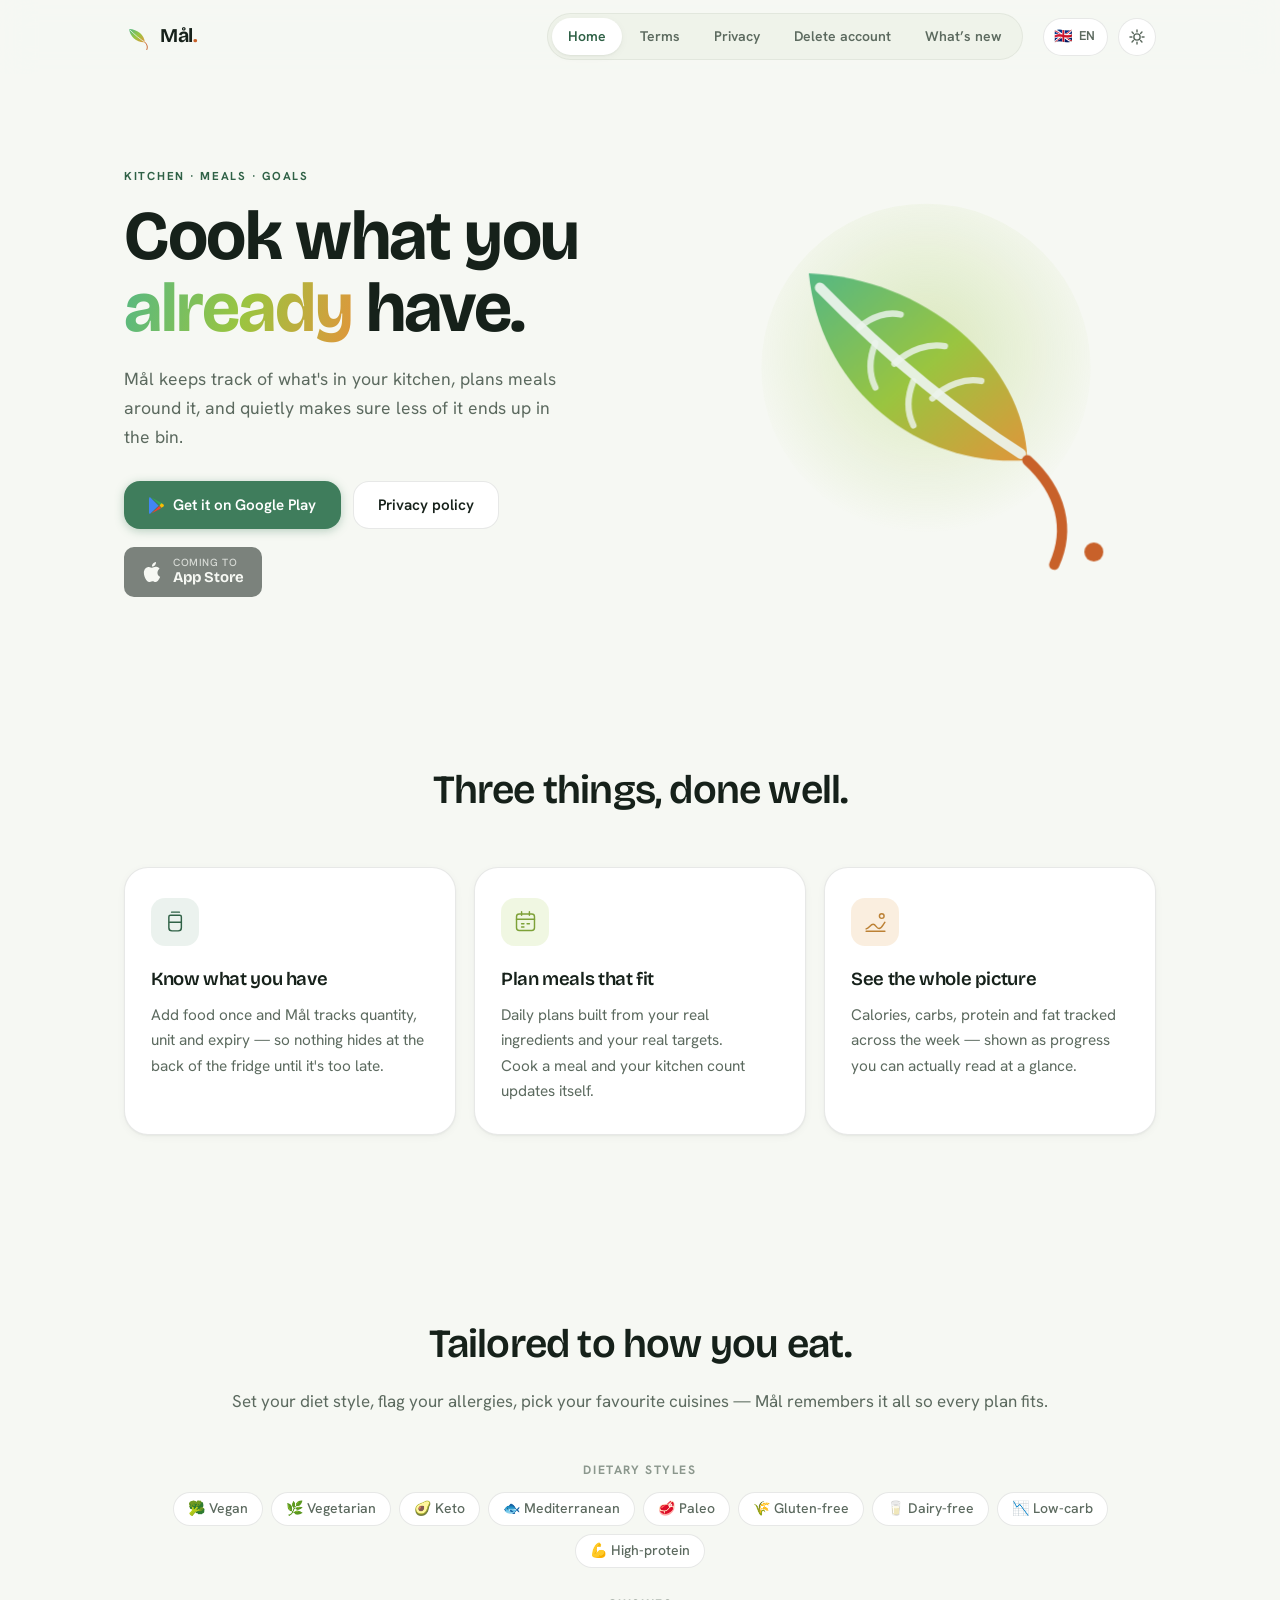
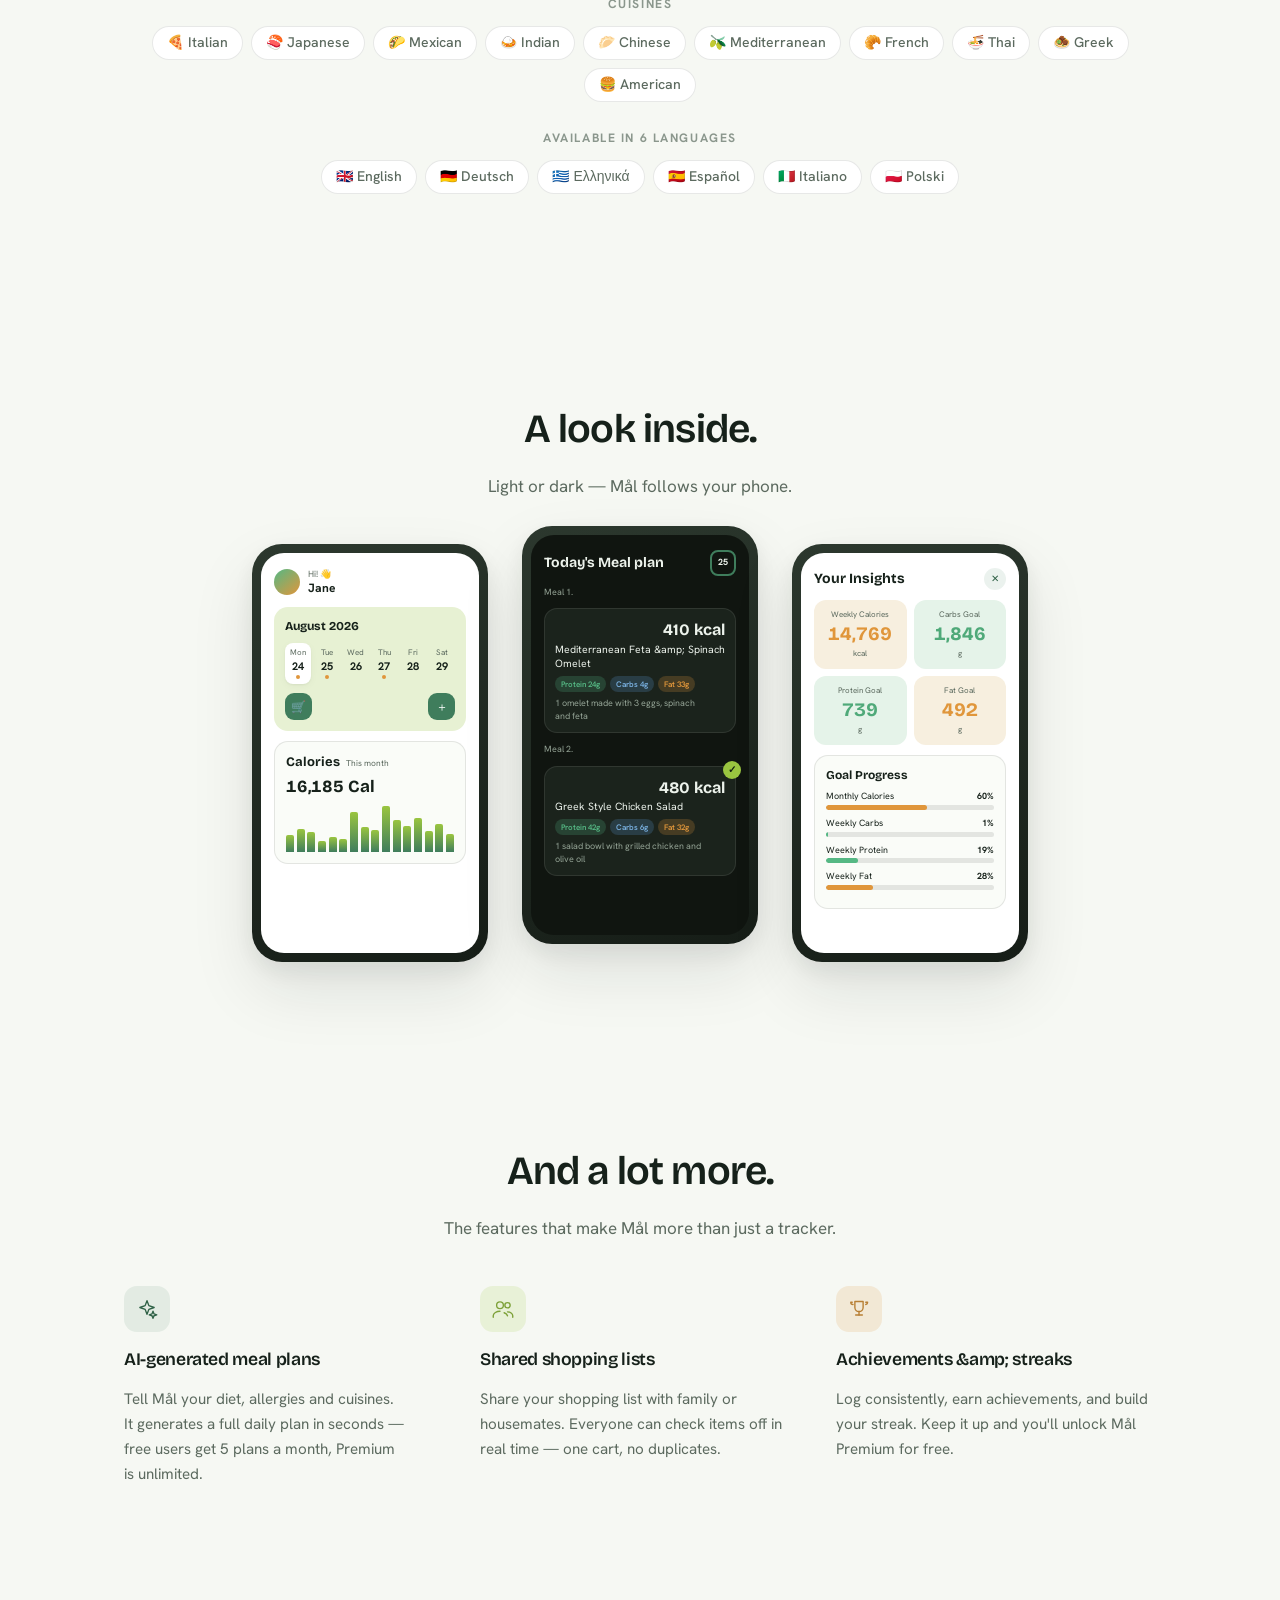
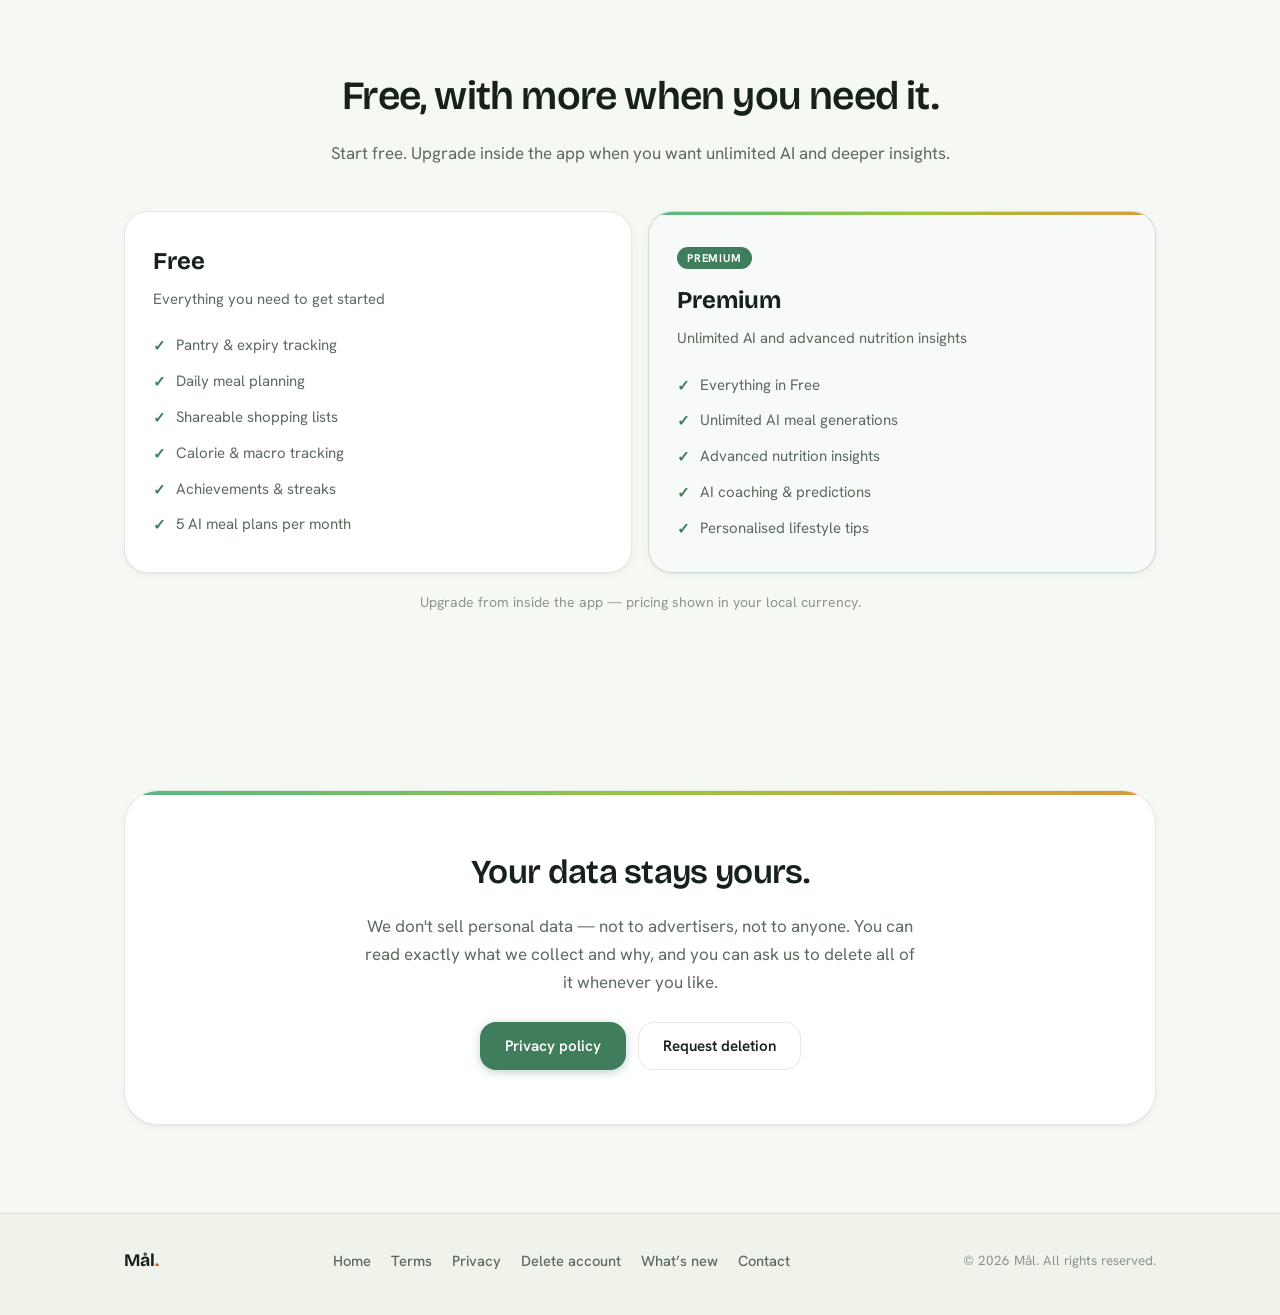
<file: index.html>
﻿<!DOCTYPE html>
<html lang="en">
<head>
<meta charset="UTF-8">
<meta name="viewport" content="width=device-width, initial-scale=1.0">
<title>Mål — Plan meals, waste less</title>
<meta name="description" content="Mål helps you plan meals around what you already have. Track your kitchen, hit your nutrition goals, and throw less away.">
<meta name="theme-color" content="#1F3D2B">

<meta property="og:title" content="Mål — Plan meals, waste less">
<meta property="og:description" content="Plan meals around what you already have. Track your kitchen, hit your goals, throw less away.">
<meta property="og:type" content="website">
<meta property="og:url" content="https://harryking87.github.io/pantree-policy/">

<link rel="icon" href="assets/img/favicon.svg" type="image/svg+xml">
<link rel="apple-touch-icon" sizes="180x180" href="assets/img/apple-touch-icon.png">

<link rel="preconnect" href="https://fonts.googleapis.com">
<link rel="preconnect" href="https://fonts.gstatic.com" crossorigin>
<link href="https://fonts.googleapis.com/css2?family=Bricolage+Grotesque:opsz,wght@12..96,500;12..96,600;12..96,700&family=Hanken+Grotesk:wght@400;500;600;700&display=swap" rel="stylesheet">

<link rel="stylesheet" href="assets/css/styles.css?v=1.1.0">

<!-- Apply the saved theme before first paint, otherwise anyone who has
     toggled to dark sees a flash of the light theme on every load.
     Must stay inline and blocking, and must stay above the stylesheet's
     first use. Colour transitions stay off until after load (see .theme-anim). -->
<script>
  (function () {
    try {
      var t = localStorage.getItem('mal-theme');
      if (t === 'dark' || t === 'light') {
        document.documentElement.setAttribute('data-theme', t);
      }
    } catch (e) { /* storage blocked — fall through to the OS preference */ }
  })();
</script>
</head>
<body>

<a class="skip-link" href="#view-root" data-i18n="nav.skip">Skip to content</a>

<!-- ══════════════════════ TOP BAR ══════════════════════ -->
<header class="topbar" id="topbar">
  <div class="topbar-inner">

    <a class="wordmark" href="#/" data-link="home" aria-label="Mål — home">
      <span class="wordmark-leaf" aria-hidden="true">
        <svg viewBox="0 0 200 200" role="presentation">
          <defs>
            <linearGradient id="wm-grad" x1="0" y1="0" x2="1" y2="1">
              <stop offset="0%"   stop-color="#55B884"/>
              <stop offset="52%"  stop-color="#9AC540"/>
              <stop offset="100%" stop-color="#E0963B"/>
            </linearGradient>
          </defs>
          <path d="M38,44 C100,46 152,90 154,142 C96,146 44,104 38,44 Z" fill="url(#wm-grad)"/>
          <path d="M44,52 C82,90 120,120 150,139" fill="none" stroke="#EAF3EC" stroke-width="7" stroke-linecap="round" opacity=".85"/>
          <path d="M154,142 C173,159 177,180 169,197" fill="none" stroke="#C8612A" stroke-width="7" stroke-linecap="round"/>
        </svg>
      </span>
      <span class="wordmark-text">Mål<span class="wordmark-dot">.</span></span>
    </a>

    <nav class="tabs" id="tabs" aria-label="Sections">
      <span class="tab-pill" id="tab-pill" aria-hidden="true"></span>
      <a class="tab" href="#/"        data-link="home"     role="tab" data-i18n="nav.home">Home</a>
      <a class="tab" href="#/terms"   data-link="terms"    role="tab" data-i18n="nav.terms">Terms</a>
      <a class="tab" href="#/privacy" data-link="privacy"  role="tab" data-i18n="nav.privacy">Privacy</a>
      <a class="tab" href="#/delete"  data-link="delete"   role="tab" data-i18n-html="nav.delete">Delete&nbsp;account</a>
      <a class="tab" href="#/releases" data-link="releases" role="tab" data-i18n-html="nav.releases">What&#8217;s&nbsp;new</a>
    </nav>

    <div class="topbar-controls">
      <div class="lang-switch" id="lang-switch">
        <button class="lang-toggle" id="lang-toggle" type="button" aria-haspopup="listbox" aria-expanded="false" aria-label="Change language" title="Change language" data-i18n-attr-aria-label="nav.langToggle" data-i18n-attr-title="nav.langToggle">
          <span class="lang-flag" id="lang-flag" aria-hidden="true">🇬🇧</span>
          <span class="lang-code" id="lang-code">EN</span>
        </button>
        <ul class="lang-menu" id="lang-menu" role="listbox" aria-label="Select language" hidden>
          <li role="option" data-lang="en"><span aria-hidden="true">🇬🇧</span> English</li>
          <li role="option" data-lang="de"><span aria-hidden="true">🇩🇪</span> Deutsch</li>
          <li role="option" data-lang="el"><span aria-hidden="true">🇬🇷</span> Ελληνικά</li>
          <li role="option" data-lang="es"><span aria-hidden="true">🇪🇸</span> Español</li>
          <li role="option" data-lang="it"><span aria-hidden="true">🇮🇹</span> Italiano</li>
          <li role="option" data-lang="pl"><span aria-hidden="true">🇵🇱</span> Polski</li>
        </ul>
      </div>

      <button class="theme-toggle" id="theme-toggle" type="button" aria-label="Switch colour theme" title="Switch colour theme" data-i18n-attr-aria-label="nav.themeToggle" data-i18n-attr-title="nav.themeToggle">
        <svg class="ico-sun" viewBox="0 0 24 24" aria-hidden="true"><circle cx="12" cy="12" r="4.2"/><g stroke-linecap="round"><path d="M12 2.6v2.6"/><path d="M12 18.8v2.6"/><path d="M2.6 12h2.6"/><path d="M18.8 12h2.6"/><path d="M5.4 5.4l1.8 1.8"/><path d="M16.8 16.8l1.8 1.8"/><path d="M18.6 5.4l-1.8 1.8"/><path d="M7.2 16.8l-1.8 1.8"/></g></svg>
        <svg class="ico-moon" viewBox="0 0 24 24" aria-hidden="true"><path d="M20 14.2A8.2 8.2 0 019.8 4a8.4 8.4 0 108.9 12.6"/></svg>
      </button>
    </div>

  </div>
</header>


<main id="view-root">

<!-- ══════════════════════ HOME ══════════════════════ -->
<section class="view" data-view="home" aria-labelledby="home-h1">

  <div class="hero">
    <div class="hero-copy">
      <p class="eyebrow" data-stagger="1" data-i18n="home.eyebrow">Kitchen · Meals · Goals</p>
      <h1 class="hero-title" id="home-h1" data-stagger="2" data-i18n-html="home.heroTitle">
        Cook what you<br><em>already</em> have.
      </h1>
      <p class="hero-sub" data-stagger="3" data-i18n="home.heroSub">
        Mål keeps track of what's in your kitchen, plans meals around it,
        and quietly makes sure less of it ends up in the bin.
      </p>
      <div class="hero-actions" data-stagger="4">
        <a class="btn btn-primary" href="https://play.google.com/store/apps/details?id=com.harry.pantree" target="_blank" rel="noopener noreferrer" data-i18n-attr-aria-label="home.ctaPlayAria" aria-label="Get Mål on Google Play"><svg viewBox="0 0 24 24" aria-hidden="true" style="width:17px;height:17px;vertical-align:middle;margin-right:7px;display:inline-block;flex-shrink:0"><path fill="#4285F4" d="M1.22,0L13.47,12.25L1.22,24C0.5,23.56 0,22.79 0,21.87V2.13C0,1.21 0.5,0.44 1.22,0Z"/><path fill="#34A853" d="M3.38,0.55L19.66,9.42L17.05,12.66Z"/><path fill="#FBBC04" d="M19.95,10.08L17.58,8.76L14.97,12L17.58,15.24L19.95,13.92C20.64,13.62 21.09,12.96 21.09,12 21.09,11.04 20.64,10.38 19.95,10.08Z"/><path fill="#EA4335" d="M3.38,23.45L17.05,16L14.44,12.76Z"/></svg><span data-i18n="home.ctaPlay">Get it on Google Play</span></a>
        <a class="btn btn-ghost" href="#/privacy" data-link="privacy" data-i18n="common.privacyPolicy">Privacy policy</a>
      </div>
      <div class="store-badges" data-stagger="6" aria-label="Also available on">
        <a class="store-badge store-badge--ios" href="#" aria-label="App Store — coming soon" tabindex="-1">
          <svg viewBox="0 0 814 1000" aria-hidden="true"><path fill="currentColor" d="M788.1 340.9c-5.8 4.5-108.2 62.2-108.2 190.5 0 148.4 130.3 200.9 134.2 202.2-.6 3.2-20.7 71.9-68.7 141.9-42.8 61.6-87.5 123.1-155.5 123.1s-85.5-39.5-164-39.5c-76.5 0-103.7 40.8-165.9 40.8s-105.6-57-155.5-127C46.7 790.7 0 663 0 541.8c0-194.4 126.4-297.5 250.8-297.5 66.1 0 121.2 43.4 162.7 43.4 39.5 0 101.1-46 176.3-46 28.5 0 130.9 2.6 198.3 99.2zm-234-181.5c31.1-36.9 53.1-88.1 53.1-139.3 0-7.1-.6-14.3-1.9-20.1-50.6 1.9-110.8 33.7-147.1 75.8-28.5 32.4-55.1 83.6-55.1 135.5 0 7.8 1.3 15.6 1.9 18.1 3.2.6 8.4 1.3 13.6 1.3 45.4 0 102.5-30.4 135.5-71.3z"/></svg>
          <span class="badge-copy">
            <span class="badge-label" data-i18n="home.comingTo">Coming to</span>
            <span class="badge-name">App Store</span>
          </span>
        </a>
      </div>
    </div>

    <div class="hero-leaf" data-stagger="5" aria-hidden="true">
      <svg viewBox="0 0 240 240" class="leafmark" id="leafmark">
        <defs>
          <linearGradient id="leaf-grad" x1="0" y1="0" x2="1" y2="1">
            <stop offset="0%"   stop-color="#55B884"/>
            <stop offset="52%"  stop-color="#9AC540"/>
            <stop offset="100%" stop-color="#E0963B"/>
          </linearGradient>
          <radialGradient id="leaf-glow" cx="50%" cy="45%" r="55%">
            <stop offset="0%"   stop-color="#9AC540" stop-opacity=".30"/>
            <stop offset="100%" stop-color="#9AC540" stop-opacity="0"/>
          </radialGradient>
        </defs>

        <circle class="leaf-halo" cx="120" cy="112" r="104" fill="url(#leaf-glow)"/>

        <g class="leaf-body">
          <path class="leaf-blade"
                d="M46,52 C118,55 182,107 184,170 C114,175 53,124 46,52 Z"
                fill="url(#leaf-grad)"/>

          <path class="vein vein-main" pathLength="1" style="--d:.42s" d="M53,61 C98,107 144,143 180,166"/>
          <path class="vein" pathLength="1" style="--d:.72s" d="M78,86 C86,79 96,76 104,78"/>
          <path class="vein" pathLength="1" style="--d:.82s" d="M100,109 C110,100 122,96 132,98"/>
          <path class="vein" pathLength="1" style="--d:.92s" d="M124,131 C133,122 145,118 155,120"/>
          <path class="vein" pathLength="1" style="--d:1.00s" d="M88,96 C84,106 84,116 88,124"/>
          <path class="vein" pathLength="1" style="--d:1.08s" d="M112,120 C108,130 108,140 112,148"/>

          <path class="leaf-stem" pathLength="1" d="M184,170 C206,190 211,214 201,236"/>
          <circle class="leaf-dot" cx="226" cy="228" r="6"/>
        </g>
      </svg>
    </div>
  </div>

  <!-- ─────────── what it does ─────────── -->
  <div class="section">
    <h2 class="sec-title reveal" data-i18n="home.section1Title">Three things, done well.</h2>

    <div class="cards">
      <article class="card reveal">
        <span class="card-ico ico-jar" aria-hidden="true">
          <svg viewBox="0 0 32 32"><path d="M11 4h10M10.5 8h11a2 2 0 012 2v14a4 4 0 01-4 4h-8a4 4 0 01-4-4V10a2 2 0 012-2Z"/><path d="M8.5 17h15"/></svg>
        </span>
        <h3 data-i18n="home.card1Title">Know what you have</h3>
        <p data-i18n="home.card1Body">Add food once and Mål tracks quantity, unit and expiry — so nothing hides at the back of the fridge until it's too late.</p>
      </article>

      <article class="card reveal">
        <span class="card-ico ico-plan" aria-hidden="true">
          <svg viewBox="0 0 32 32"><rect x="4.5" y="6.5" width="23" height="21" rx="3.5"/><path d="M4.5 13h23M11 3.5V8M21 3.5V8"/><path d="M11 19h3M18 19h3M11 23h3"/></svg>
        </span>
        <h3 data-i18n="home.card2Title">Plan meals that fit</h3>
        <p data-i18n="home.card2Body">Daily plans built from your real ingredients and your real targets. Cook a meal and your kitchen count updates itself.</p>
      </article>

      <article class="card reveal">
        <span class="card-ico ico-goal" aria-hidden="true">
          <svg viewBox="0 0 32 32"><path d="M4 25.5c4-1 5.5-6 9-6s4 5.5 7.5 5.5 4.5-4 7.5-8"/><circle cx="24" cy="9" r="3"/><path d="M4 28.5h24"/></svg>
        </span>
        <h3 data-i18n="home.card3Title">See the whole picture</h3>
        <p data-i18n="home.card3Body">Calories, carbs, protein and fat tracked across the week — shown as progress you can actually read at a glance.</p>
      </article>
    </div>
  </div>

  <!-- ─────────── personalisation ─────────── -->
  <div class="section personalize">
    <h2 class="sec-title reveal" data-i18n="home.personalizeTitle">Tailored to how you eat.</h2>
    <p class="sec-sub reveal" data-i18n="home.personalizeSub">Set your diet style, flag your allergies, pick your favourite cuisines — Mål remembers it all so every plan fits.</p>

    <div class="pill-group reveal">
      <p class="pill-group-label" data-i18n="home.dietaryStylesLabel">Dietary styles</p>
      <div class="pill-strip">
        <span class="diet-pill" data-i18n-html="home.diet1">🥦 Vegan</span>
        <span class="diet-pill" data-i18n-html="home.diet2">🌿 Vegetarian</span>
        <span class="diet-pill" data-i18n-html="home.diet3">🥑 Keto</span>
        <span class="diet-pill" data-i18n-html="home.diet4">🐟 Mediterranean</span>
        <span class="diet-pill" data-i18n-html="home.diet5">🥩 Paleo</span>
        <span class="diet-pill" data-i18n-html="home.diet6">🌾 Gluten-free</span>
        <span class="diet-pill" data-i18n-html="home.diet7">🥛 Dairy-free</span>
        <span class="diet-pill" data-i18n-html="home.diet8">📉 Low-carb</span>
        <span class="diet-pill" data-i18n-html="home.diet9">💪 High-protein</span>
      </div>
    </div>

    <div class="pill-group reveal">
      <p class="pill-group-label" data-i18n="home.cuisinesLabel">Cuisines</p>
      <div class="pill-strip">
        <span class="diet-pill" data-i18n-html="home.cuisine1">🍕 Italian</span>
        <span class="diet-pill" data-i18n-html="home.cuisine2">🍣 Japanese</span>
        <span class="diet-pill" data-i18n-html="home.cuisine3">🌮 Mexican</span>
        <span class="diet-pill" data-i18n-html="home.cuisine4">🍛 Indian</span>
        <span class="diet-pill" data-i18n-html="home.cuisine5">🥟 Chinese</span>
        <span class="diet-pill" data-i18n-html="home.cuisine6">🫒 Mediterranean</span>
        <span class="diet-pill" data-i18n-html="home.cuisine7">🥐 French</span>
        <span class="diet-pill" data-i18n-html="home.cuisine8">🍜 Thai</span>
        <span class="diet-pill" data-i18n-html="home.cuisine9">🧆 Greek</span>
        <span class="diet-pill" data-i18n-html="home.cuisine10">🍔 American</span>
      </div>
    </div>

    <div class="pill-group reveal">
      <p class="pill-group-label" data-i18n="home.languagesLabel">Available in 6 languages</p>
      <div class="pill-strip">
        <span class="diet-pill">🇬🇧 English</span>
        <span class="diet-pill">🇩🇪 Deutsch</span>
        <span class="diet-pill">🇬🇷 Ελληνικά</span>
        <span class="diet-pill">🇪🇸 Español</span>
        <span class="diet-pill">🇮🇹 Italiano</span>
        <span class="diet-pill">🇵🇱 Polski</span>
      </div>
    </div>
  </div>

  <!-- ─────────── screens ─────────── -->
  <div class="section section-screens">
    <h2 class="sec-title reveal" data-i18n="home.screensTitle">A look inside.</h2>
    <p class="sec-sub reveal" data-i18n="home.screensSub">Light or dark — Mål follows your phone.</p>

    <div class="phones">

      <!-- phone 1 : dashboard -->
      <div class="phone phone-a reveal" aria-hidden="true">
        <div class="phone-screen">
          <div class="ph-greet"><span class="ph-avatar"></span><div><span class="ph-hi" data-i18n="home.phoneHi">Hi! 👋</span><strong>Jane</strong></div></div>

          <div class="ph-cal">
            <div class="ph-cal-month" data-i18n="home.phoneMonth">August 2026</div>
            <div class="ph-cal-days">
              <span class="on"><i data-i18n="home.dayMon">Mon</i><b>24</b><u></u></span>
              <span><i data-i18n="home.dayTue">Tue</i><b>25</b><u></u></span>
              <span><i data-i18n="home.dayWed">Wed</i><b>26</b></span>
              <span><i data-i18n="home.dayThu">Thu</i><b>27</b><u></u></span>
              <span><i data-i18n="home.dayFri">Fri</i><b>28</b></span>
              <span><i data-i18n="home.daySat">Sat</i><b>29</b></span>
            </div>
            <div class="ph-cal-btns"><span class="ph-fab">🛒</span><span class="ph-fab">＋</span></div>
          </div>

          <div class="ph-card">
            <div class="ph-card-head"><strong data-i18n="home.phoneCalories">Calories</strong><span data-i18n="home.phoneThisMonth">This month</span></div>
            <div class="ph-cal-total">16,185 Cal</div>
            <div class="ph-spark">
              <i style="--h:38%"></i><i style="--h:52%"></i><i style="--h:44%"></i><i style="--h:26%"></i>
              <i style="--h:34%"></i><i style="--h:30%"></i><i style="--h:88%"></i><i style="--h:56%"></i>
              <i style="--h:48%"></i><i style="--h:100%"></i><i style="--h:70%"></i><i style="--h:58%"></i>
              <i style="--h:76%"></i><i style="--h:46%"></i><i style="--h:62%"></i><i style="--h:40%"></i>
            </div>
          </div>
        </div>
      </div>

      <!-- phone 2 : meal plan (dark) -->
      <div class="phone phone-b is-dark reveal" aria-hidden="true">
        <div class="phone-screen">
          <div class="ph-sheet-head"><strong data-i18n="home.phoneMealPlanTitle">Today's Meal plan</strong><span class="ph-ring">25</span></div>

          <span class="ph-meal-n" data-i18n="home.phoneMeal1">Meal 1.</span>
          <div class="ph-meal">
            <div class="ph-kcal">410 kcal</div>
            <div class="ph-meal-name" data-i18n="home.phoneMealName1">Mediterranean Feta &amp; Spinach Omelet</div>
            <div class="ph-chips"><em class="p" data-i18n-html="home.phoneMacroProtein24">Protein 24g</em><em class="c" data-i18n-html="home.phoneMacroCarbs4">Carbs 4g</em><em class="f" data-i18n-html="home.phoneMacroFat33">Fat 33g</em></div>
            <p data-i18n="home.phoneMealDesc1">1 omelet made with 3 eggs, spinach and feta</p>
          </div>

          <span class="ph-meal-n" data-i18n="home.phoneMeal2">Meal 2.</span>
          <div class="ph-meal">
            <span class="ph-tick">✓</span>
            <div class="ph-kcal">480 kcal</div>
            <div class="ph-meal-name" data-i18n="home.phoneMealName2">Greek Style Chicken Salad</div>
            <div class="ph-chips"><em class="p" data-i18n-html="home.phoneMacroProtein42">Protein 42g</em><em class="c" data-i18n-html="home.phoneMacroCarbs6">Carbs 6g</em><em class="f" data-i18n-html="home.phoneMacroFat32">Fat 32g</em></div>
            <p data-i18n="home.phoneMealDesc2">1 salad bowl with grilled chicken and olive oil</p>
          </div>
        </div>
      </div>

      <!-- phone 3 : insights -->
      <div class="phone phone-c reveal" aria-hidden="true">
        <div class="phone-screen">
          <div class="ph-sheet-head"><strong data-i18n="home.phoneInsightsTitle">Your Insights</strong><span class="ph-x">✕</span></div>

          <div class="ph-tiles">
            <div class="ph-tile warm"><span data-i18n="home.phoneTile1">Weekly Calories</span><b data-count="14858">14858</b><i>kcal</i></div>
            <div class="ph-tile cool"><span data-i18n="home.phoneTile2">Carbs Goal</span><b data-count="1857">1857</b><i>g</i></div>
            <div class="ph-tile cool"><span data-i18n="home.phoneTile3">Protein Goal</span><b data-count="743">743</b><i>g</i></div>
            <div class="ph-tile warm"><span data-i18n="home.phoneTile4">Fat Goal</span><b data-count="495">495</b><i>g</i></div>
          </div>

          <div class="ph-card">
            <strong class="ph-gp-title" data-i18n="home.phoneGoalProgress">Goal Progress</strong>
            <div class="ph-bar"><span data-i18n="home.phoneBar1">Monthly Calories</span><b>60%</b><u class="warm" style="--w:60%"></u></div>
            <div class="ph-bar"><span data-i18n="home.phoneBar2">Weekly Carbs</span><b>1%</b><u class="cool" style="--w:1%"></u></div>
            <div class="ph-bar"><span data-i18n="home.phoneBar3">Weekly Protein</span><b>19%</b><u class="cool" style="--w:19%"></u></div>
            <div class="ph-bar"><span data-i18n="home.phoneBar4">Weekly Fat</span><b>28%</b><u class="warm" style="--w:28%"></u></div>
          </div>
        </div>
      </div>

    </div>
  </div>

  <!-- ─────────── extra features ─────────── -->
  <div class="section">
    <h2 class="sec-title reveal" data-i18n="home.moreTitle">And a lot more.</h2>
    <p class="sec-sub reveal" data-i18n="home.moreSub">The features that make Mål more than just a tracker.</p>

    <div class="features-grid">

      <div class="feat reveal">
        <span class="feat-ico" aria-hidden="true">
          <svg viewBox="0 0 32 32"><path d="M16 5 L18.5 11.5 L25.5 14 L18.5 16.5 L16 23 L13.5 16.5 L6.5 14 L13.5 11.5 Z"/><path d="M24 19 L25.3 22.5 L29 23.8 L25.3 25 L24 28.5 L22.7 25 L19 23.8 L22.7 22.5 Z"/></svg>
        </span>
        <h3 data-i18n="home.feat1Title">AI-generated meal plans</h3>
        <p data-i18n="home.feat1Body">Tell Mål your diet, allergies and cuisines. It generates a full daily plan in seconds — free users get 5 plans a month, Premium is unlimited.</p>
      </div>

      <div class="feat reveal">
        <span class="feat-ico" aria-hidden="true">
          <svg viewBox="0 0 32 32"><circle cx="12" cy="11" r="4.5"/><path d="M3 27v-2c0-3.5 4.5-6 9-6"/><circle cx="22" cy="11" r="3.5"/><path d="M29 27v-2c0-3-3.5-5.2-7-5.2"/><path d="M17.5 21c2 .7 4 2 4.5 4"/></svg>
        </span>
        <h3 data-i18n="home.feat2Title">Shared shopping lists</h3>
        <p data-i18n="home.feat2Body">Share your shopping list with family or housemates. Everyone can check items off in real time — one cart, no duplicates.</p>
      </div>

      <div class="feat reveal">
        <span class="feat-ico" aria-hidden="true">
          <svg viewBox="0 0 32 32"><path d="M10.5 6h11v8a5.5 5.5 0 01-11 0V6z"/><path d="M7 7H5a3 3 0 003 3"/><path d="M25 7h2.5a3 3 0 01-2.5 3"/><path d="M16 19v5"/><path d="M11.5 24h9"/></svg>
        </span>
        <h3 data-i18n="home.feat3Title">Achievements &amp; streaks</h3>
        <p data-i18n="home.feat3Body">Log consistently, earn achievements, and build your streak. Keep it up and you'll unlock Mål Premium for free.</p>
      </div>

    </div>
  </div>

  <!-- ─────────── free vs premium ─────────── -->
  <div class="section">
    <h2 class="sec-title reveal" data-i18n="home.plansTitle">Free, with more when you need it.</h2>
    <p class="sec-sub reveal" data-i18n="home.plansSub">Start free. Upgrade inside the app when you want unlimited AI and deeper insights.</p>

    <div class="plan-compare">

      <div class="plan-card reveal">
        <div class="plan-name" data-i18n="home.freePlanName">Free</div>
        <div class="plan-tagline" data-i18n="home.freePlanTagline">Everything you need to get started</div>
        <ul class="plan-list">
          <li data-i18n-html="home.freeItem1">Pantry &amp; expiry tracking</li>
          <li data-i18n="home.freeItem2">Daily meal planning</li>
          <li data-i18n="home.freeItem3">Shareable shopping lists</li>
          <li data-i18n-html="home.freeItem4">Calorie &amp; macro tracking</li>
          <li data-i18n-html="home.freeItem5">Achievements &amp; streaks</li>
          <li data-i18n="home.freeItem6">5 AI meal plans per month</li>
        </ul>
      </div>

      <div class="plan-card is-premium reveal">
        <span class="plan-badge" data-i18n="home.premiumPlanBadge">Premium</span>
        <div class="plan-name" data-i18n="home.premiumPlanName">Premium</div>
        <div class="plan-tagline" data-i18n="home.premiumPlanTagline">Unlimited AI and advanced nutrition insights</div>
        <ul class="plan-list">
          <li data-i18n="home.premiumItem1">Everything in Free</li>
          <li data-i18n="home.premiumItem2">Unlimited AI meal generations</li>
          <li data-i18n="home.premiumItem3">Advanced nutrition insights</li>
          <li data-i18n-html="home.premiumItem4">AI coaching &amp; predictions</li>
          <li data-i18n="home.premiumItem5">Personalised lifestyle tips</li>
        </ul>
      </div>

    </div>
    <p class="plan-note" data-i18n="home.planNote">Upgrade from inside the app — pricing shown in your local currency.</p>
  </div>

  <!-- ─────────── closing note ─────────── -->
  <div class="section">
    <div class="note reveal">
      <h2 data-i18n="home.closingTitle">Your data stays yours.</h2>
      <p data-i18n="home.closingBody">We don't sell personal data — not to advertisers, not to anyone. You can read exactly what we collect and why, and you can ask us to delete all of it whenever you like.</p>
      <div class="note-actions">
        <a class="btn btn-primary" href="#/privacy" data-link="privacy" data-i18n="common.privacyPolicy">Privacy policy</a>
        <a class="btn btn-ghost" href="#/delete" data-link="delete" data-i18n="common.requestDeletion">Request deletion</a>
      </div>
    </div>
  </div>

</section>


<!-- ══════════════════════ TERMS ══════════════════════ -->
<section class="view" data-view="terms" aria-labelledby="terms-h1" hidden>

  <div class="doc-hero">
    <p class="eyebrow" data-i18n="terms.eyebrow">Legal · App Terms</p>
    <h1 class="doc-title" id="terms-h1" data-i18n="terms.title">Terms &amp; Conditions</h1>
    <p class="doc-sub" data-i18n="terms.sub">The rules for using Mål — written plainly so you know what you're agreeing to.</p>
    <span class="pill" data-i18n="terms.lastUpdated">Last updated August 2026</span>
  </div>

  <div class="doc">

    <div class="intro-card" data-i18n="terms.intro">
      By downloading, installing or using Mål you agree to these Terms &amp; Conditions. If you do not agree, please do not use the app.
    </div>

    <section class="jar reveal">
      <div class="jar-label"><span class="jar-number">01</span><h2 class="jar-title" data-i18n="terms.s1Title">Using Mål</h2></div>
      <div class="jar-body">
        <p data-i18n="terms.s1P1">We grant you a limited, non-exclusive, non-transferable licence to use Mål for personal, non-commercial purposes. You may not:</p>
        <ul>
          <li data-i18n="terms.s1Li1">Reverse-engineer, decompile, or attempt to access the source code.</li>
          <li data-i18n="terms.s1Li2">Modify, adapt, or create derivative works from the app.</li>
          <li data-i18n="terms.s1Li3">Use Mål for commercial purposes without our written permission.</li>
          <li data-i18n="terms.s1Li4">Attempt to gain unauthorised access to our servers or another user's account.</li>
          <li data-i18n="terms.s1Li5">Transmit malware, spam, or any code that could harm other users or our systems.</li>
          <li data-i18n="terms.s1Li6">Scrape, harvest, or systematically collect data from the app.</li>
        </ul>
      </div>
    </section>

    <section class="jar reveal">
      <div class="jar-label"><span class="jar-number">02</span><h2 class="jar-title" data-i18n="terms.s2Title">Your Account</h2></div>
      <div class="jar-body">
        <p data-i18n="terms.s2P1">You must be at least 13 years old to create an account and must provide accurate, truthful information. You are responsible for keeping your credentials confidential and for all activity that occurs under your account.</p>
        <p data-i18n="terms.s2P2">We reserve the right to suspend or permanently remove accounts that violate these terms, provide false information, or engage in abusive, threatening, or otherwise harmful behaviour.</p>
      </div>
    </section>

    <section class="jar reveal">
      <div class="jar-label"><span class="jar-number">03</span><h2 class="jar-title" data-i18n="terms.s3Title">AI &amp; Nutrition Advice</h2></div>
      <div class="jar-body">
        <p data-i18n-html="terms.s3P1"><strong>How AI is used.</strong> Mål uses artificial intelligence to generate meal plans, recipes, and personalised nutrition insights based on the goals, preferences, and dietary information you provide. These outputs are created dynamically and are intended for general informational and planning purposes only.</p>
        <p data-i18n-html="terms.s3P2"><strong>Not medical or dietary advice.</strong> Nothing generated by Mål — including AI-produced meal plans, recipes, calorie targets, or nutritional breakdowns — constitutes medical advice, diagnosis, or treatment. If you have a health condition, including but not limited to diabetes, cardiovascular disease, eating disorders, kidney disease, pregnancy, or food allergies, consult a qualified healthcare professional before following any recommendation produced by the app.</p>
        <p data-i18n-html="terms.s3P3"><strong>Accuracy and limitations.</strong> AI-generated content may be incorrect, incomplete, or contextually inappropriate. Nutritional figures in particular may not reflect your specific ingredients, brands, cooking methods, or portion sizes. Do not rely on AI outputs as the sole basis for any health or clinical decision.</p>
        <p data-i18n-html="terms.s3P4"><strong>Third-party AI processing.</strong> To generate meal plans and recipes, the dietary preferences and goals you enter are processed by a third-party AI provider. This data is anonymised before transmission — no personally identifiable information is shared with AI providers. See the Privacy Policy for full details.</p>
        <p data-i18n-html="terms.s3P5"><strong>Your responsibility.</strong> You are responsible for the accuracy of the information you supply to Mål. The app is not liable for outputs generated from incomplete, inaccurate, or misleading data you provide.</p>
      </div>
    </section>

    <section class="jar reveal">
      <div class="jar-label"><span class="jar-number">04</span><h2 class="jar-title" data-i18n="terms.s4Title">Subscription &amp; Payment</h2></div>
      <div class="jar-body">
        <p data-i18n-html="terms.s4P1"><strong>Free tier:</strong> includes 5 AI meal generations per calendar month. Credits reset on the 1st of each month and do not carry over.</p>
        <p data-i18n-html="terms.s4P2"><strong>Premium tier:</strong> offers unlimited AI meal generations, advanced insights, and AI coaching. Subscriptions are managed via RevenueCat and renew automatically unless cancelled before the renewal date.</p>
        <p data-i18n="terms.s4P3">Payment card details are handled directly by the App Store or Google Play — we never store them on our servers. Refunds are subject to the relevant app store's policy.</p>
      </div>
    </section>

    <section class="jar reveal">
      <div class="jar-label"><span class="jar-number">05</span><h2 class="jar-title" data-i18n="terms.s5Title">Sharing Features</h2></div>
      <div class="jar-body">
        <p data-i18n="terms.s5P1">Mål lets you share shopping lists and recipes with other users. Sharing is entirely opt-in — recipients must accept before receiving your content, and you can revoke access at any time.</p>
        <p data-i18n="terms.s5P2">Shared content may include your display name and profile image. Do not share sensitive personal information through this feature. We are not responsible for disputes between users regarding shared content.</p>
      </div>
    </section>

    <section class="jar reveal">
      <div class="jar-label"><span class="jar-number">06</span><h2 class="jar-title" data-i18n="terms.s6Title">Intellectual Property</h2></div>
      <div class="jar-body">
        <p data-i18n="terms.s6P1">Mål, its logo, and all original content are owned by Mål or its licensors. You may not use our trademarks or branding without our prior written consent.</p>
        <p data-i18n="terms.s6P2">Content you create — your recipes, notes, and meal data — remains yours. By using Mål you grant us a limited licence to process that content in order to provide the service. By sending us feedback or suggestions you grant us the right to use them without restriction or compensation.</p>
      </div>
    </section>

    <section class="jar reveal">
      <div class="jar-label"><span class="jar-number">07</span><h2 class="jar-title" data-i18n="terms.s7Title">Limitation of Liability</h2></div>
      <div class="jar-body">
        <p data-i18n-html="terms.s7P1">Mål is provided on an <strong>"as is"</strong> and <strong>"as available"</strong> basis. To the maximum extent permitted by law, we are not liable for:</p>
        <ul>
          <li data-i18n="terms.s7Li1">Indirect, incidental, special, or consequential damages.</li>
          <li data-i18n="terms.s7Li2">Loss of data, revenue, or business opportunities.</li>
          <li data-i18n="terms.s7Li3">Interruption or unavailability of the app.</li>
          <li data-i18n="terms.s7Li4">Errors or inaccuracies in nutritional information.</li>
          <li data-i18n="terms.s7Li5">Third-party service outages (Supabase, RevenueCat, Google Gemini API).</li>
        </ul>
        <p data-i18n="terms.s7P2">Where liability cannot be excluded by law, our total liability is limited to the amount you paid for your subscription in the preceding 12 months (or €0 if you are on the free tier).</p>
      </div>
    </section>

    <section class="jar reveal">
      <div class="jar-label"><span class="jar-number">08</span><h2 class="jar-title" data-i18n="terms.s8Title">Governing Law &amp; Contact</h2></div>
      <div class="jar-body">
        <p data-i18n="terms.s8P1">These Terms &amp; Conditions are governed by the laws of the Hellenic Republic (Greece). Any disputes shall be resolved in the courts of Greece.</p>
        <p data-i18n="terms.s8P2">We may update these terms at any time. Changes will be posted in the app with a new "Last updated" date. Continued use of Mål after changes are posted means you accept the revised terms.</p>
        <div class="contact-card">
          <span data-i18n="terms.contactPre">Questions about these terms? Reach us at</span> <a href="mailto:contact@getmaal.app" data-contact-email>contact@getmaal.app</a> <span data-i18n="terms.contactPost">— we aim to respond within 30 days.</span>
        </div>
      </div>
    </section>

  </div>
</section>


<!-- ══════════════════════ PRIVACY ══════════════════════ -->
<section class="view" data-view="privacy" aria-labelledby="privacy-h1" hidden>

  <div class="doc-hero">
    <p class="eyebrow" data-i18n="privacy.eyebrow">Legal · Data &amp; Privacy</p>
    <h1 class="doc-title" id="privacy-h1" data-i18n="privacy.title">Privacy Policy</h1>
    <p class="doc-sub" data-i18n="privacy.sub">How Mål collects, uses, and protects your information — written plainly so you always know what's on the shelf.</p>
    <span class="pill" data-i18n="privacy.lastUpdated">Last updated 20 February 2025</span>
  </div>

  <div class="doc">

    <div class="intro-card" data-i18n="privacy.intro">
      Welcome to Mål! Your privacy is important to us. This policy explains how we collect, use, disclose, and protect your personal information when you use our app. By using Mål, you agree to the practices described below.
    </div>

    <div class="contact-card">
      <strong>App:</strong> Mål (Google Play package <code>com.harry.pantree</code>)<br>
      <strong>Developer:</strong> Orexis Inc.<br>
      <strong>App support / privacy requests:</strong> <a href="mailto:contact@getmaal.app" data-contact-email>contact@getmaal.app</a>
    </div>

    <section class="jar reveal">
      <div class="jar-label"><span class="jar-number">01</span><h2 class="jar-title" data-i18n="privacy.s1Title">Information We Collect</h2></div>
      <div class="jar-body">
        <p data-i18n="privacy.s1P1">We collect the following types of information:</p>
        <ul>
          <li data-i18n-html="privacy.s1Li1"><strong>Personal information</strong> — when you create an account, we may collect your name, email address, and other necessary details.</li>
          <li data-i18n-html="privacy.s1Li2"><strong>Nutrition &amp; health data</strong> — if you log meals or receive dietary recommendations, we may collect data related to your preferences, goals, and health.</li>
          <li data-i18n-html="privacy.s1Li3"><strong>Pantry data</strong> — information about the food items you store in your virtual pantry, including expiry dates.</li>
          <li data-i18n-html="privacy.s1Li4"><strong>Usage information</strong> — data on how you interact with the app, such as features used and time spent.</li>
          <li data-i18n-html="privacy.s1Li5"><strong>Device information</strong> — data related to your device, operating system, and IP address, for security and optimization.</li>
        </ul>
      </div>
    </section>

    <section class="jar reveal">
      <div class="jar-label"><span class="jar-number">02</span><h2 class="jar-title" data-i18n="privacy.s2Title">How We Use Your Information</h2></div>
      <div class="jar-body">
        <p data-i18n="privacy.s2P1">We use your information to:</p>
        <ul>
          <li data-i18n="privacy.s2Li1">Provide and improve Mål's features, including AI-powered meal planning and dietary recommendations.</li>
          <li data-i18n="privacy.s2Li2">Offer personalized nutrition insights and pantry management.</li>
          <li data-i18n="privacy.s2Li3">Connect you with real-life nutritionists, if applicable.</li>
          <li data-i18n="privacy.s2Li4">Enhance user experience and troubleshoot technical issues.</li>
          <li data-i18n="privacy.s2Li5">Comply with legal obligations.</li>
        </ul>
      </div>
    </section>

    <section class="jar reveal">
      <div class="jar-label"><span class="jar-number">03</span><h2 class="jar-title" data-i18n="privacy.s3Title">Sharing Your Information</h2></div>
      <div class="jar-body">
        <p data-i18n="privacy.s3P1">We do not sell your personal data. However, we may share it with:</p>
        <ul>
          <li data-i18n-html="privacy.s3Li1"><strong>AI service providers</strong> — when you request a meal plan or recipe, your dietary preferences and goals are processed by a third-party AI service to generate the response. This data is anonymised before transmission; your name, email address, and account details are never sent to AI providers.</li>
          <li data-i18n-html="privacy.s3Li2"><strong>Nutritionists &amp; experts</strong> — if you opt for professional consultations.</li>
          <li data-i18n-html="privacy.s3Li3"><strong>Third-party service providers</strong> — to facilitate app functionalities including authentication, data storage, push notifications, and analytics.</li>
          <li data-i18n-html="privacy.s3Li4"><strong>Legal authorities</strong> — when required by law or to protect against fraudulent activity.</li>
        </ul>
      </div>
    </section>

    <section class="jar reveal">
      <div class="jar-label"><span class="jar-number">04</span><h2 class="jar-title" data-i18n="privacy.s4Title">Data Security</h2></div>
      <div class="jar-body">
        <p data-i18n="privacy.s4P1">We take reasonable measures to protect your data from unauthorized access, loss, or misuse. However, no digital system is completely secure.</p>
      </div>
    </section>

    <section class="jar reveal">
      <div class="jar-label"><span class="jar-number">05</span><h2 class="jar-title" data-i18n="privacy.s5Title">Your Rights &amp; Choices</h2></div>
      <div class="jar-body">
        <p data-i18n="privacy.s5P1">You can:</p>
        <ul>
          <li data-i18n="privacy.s5Li1">Access, update, or delete your personal data.</li>
          <li data-i18n="privacy.s5Li2">Opt out of certain data collection practices.</li>
        </ul>
        <div class="contact-card">
          <span data-i18n="privacy.s5ContactPre">Questions or requests about your data? Reach us at</span> <a href="mailto:contact@getmaal.app" data-contact-email>contact@getmaal.app</a>
        </div>
      </div>
    </section>

    <section class="jar reveal" id="delete-account">
      <div class="jar-label"><span class="jar-number">06</span><h2 class="jar-title" data-i18n="privacy.s6Title">Request Account Deletion</h2></div>
      <div class="jar-body">
        <p data-i18n="privacy.s6P1">You can request the deletion of your Mål account and associated personal data at any time. Once we receive your request, we will delete your account information, including your profile details, pantry contents, and nutrition data, within 30 days, except where we are required to retain certain data for legal or regulatory purposes.</p>
        <p data-i18n-html="privacy.s6P2">To request deletion, send an email with the subject line <strong>"Account Deletion Request"</strong> from the email address associated with your account.</p>
        <div class="contact-card">
          <span data-i18n="privacy.s6ContactPre">Request deletion by emailing</span> <a href="mailto:contact@getmaal.app?subject=Account%20Deletion%20Request" data-contact-email>contact@getmaal.app</a>
          <a class="contact-more" href="#/delete" data-link="delete" data-i18n="privacy.s6DeletionLink">See the full deletion steps →</a>
        </div>
      </div>
    </section>

    <section class="jar reveal">
      <div class="jar-label"><span class="jar-number">07</span><h2 class="jar-title" data-i18n="privacy.s7Title">Changes to This Policy</h2></div>
      <div class="jar-body">
        <p data-i18n="privacy.s7P1">We may update this Privacy Policy from time to time. Any changes will be posted in the app, and continued use of Mål means you accept the revised policy.</p>
      </div>
    </section>

  </div>
</section>


<!-- ══════════════════════ DELETE ACCOUNT ══════════════════════ -->
<section class="view" data-view="delete" aria-labelledby="delete-h1" hidden>

  <div class="doc-hero">
    <p class="eyebrow" data-i18n="delete.eyebrow">Your data · Your call</p>
    <h1 class="doc-title" id="delete-h1" data-i18n="delete.title">Delete your account</h1>
    <p class="doc-sub" data-i18n="delete.sub">You can ask us to erase your Mål account and everything attached to it. Here's exactly how, and exactly what happens next.</p>
  </div>

  <div class="doc">

    <ol class="steps">
      <li class="step reveal">
        <span class="step-n">1</span>
        <div>
          <h3 data-i18n="delete.step1Title">Email us from your account address</h3>
          <p data-i18n="delete.step1Body">Send the request from the same email address you signed up with — that's how we confirm the account is yours.</p>
        </div>
      </li>
      <li class="step reveal">
        <span class="step-n">2</span>
        <div>
          <h3 data-i18n="delete.step2Title">Use the subject line "Account Deletion Request"</h3>
          <p data-i18n="delete.step2Body">It routes your message straight to the right place, so nothing sits in a queue.</p>
        </div>
      </li>
      <li class="step reveal">
        <span class="step-n">3</span>
        <div>
          <h3 data-i18n="delete.step3Title">We erase it within 30 days</h3>
          <p data-i18n="delete.step3Body">Your profile details, pantry contents and nutrition data are removed — except anything we're legally required to keep.</p>
        </div>
      </li>
    </ol>

    <div class="cta-card reveal">
      <div>
        <strong data-i18n="delete.ctaTitle">Ready when you are</strong>
        <p data-i18n="delete.ctaBody">This opens your mail app with the subject already filled in.</p>
      </div>
      <a class="btn btn-primary" href="mailto:contact@getmaal.app?subject=Account%20Deletion%20Request" data-contact-email data-i18n="delete.ctaButton">Email deletion request</a>
    </div>

    <div class="what-goes">
      <div class="goes-col reveal">
        <h3><span class="goes-ico del">✕</span> <span data-i18n="delete.goesTitle">What gets deleted</span></h3>
        <ul>
          <li data-i18n="delete.goes1">Your profile details</li>
          <li data-i18n="delete.goes2">Your pantry contents</li>
          <li data-i18n="delete.goes3">Your nutrition and goal data</li>
          <li data-i18n="delete.goes4">Your meal plans and history</li>
        </ul>
      </div>
      <div class="goes-col reveal">
        <h3><span class="goes-ico keep">!</span> <span data-i18n="delete.keepsTitle">What we may keep</span></h3>
        <ul>
          <li data-i18n="delete.keeps1">Records we're required to retain for legal or regulatory purposes</li>
        </ul>
        <p class="goes-note" data-i18n="delete.goesNote">Everything else goes, within 30 days of your request.</p>
      </div>
    </div>

    <p class="doc-foot-link">
      <span data-i18n="delete.footPre">This mirrors</span> <a href="#/privacy" data-link="privacy" data-i18n="delete.footLink">section 06 of our privacy policy</a>.
    </p>

  </div>
</section>


<!-- ══════════════════════ RELEASE NOTES ══════════════════════ -->
<section class="view" data-view="releases" aria-labelledby="releases-h1" hidden>

  <div class="doc-hero">
    <p class="eyebrow" data-i18n="releases.eyebrow">Updates · What changed</p>
    <h1 class="doc-title" id="releases-h1" data-i18n="releases.title">Release Notes</h1>
    <p class="doc-sub" data-i18n="releases.sub">Every update to Mål, explained plainly — what changed and why it matters.</p>
  </div>

  <div class="doc">

    <!-- ── Oct 30, 2026 ── -->
    <div class="rn-release reveal">
      <div class="rn-release-head">
        <div class="rn-stamp">
          <span class="rn-date">Oct 30, 2026</span>
          <span class="rn-badge">v1.1.0 · Build 57</span>
          <span class="rn-badge rn-badge--drop" data-i18n="releases.r8DropName">Meal Bible</span>
        </div>
        <h2 class="rn-headline" data-i18n="releases.r8Headline">Your Meal Bible has arrived.</h2>
        <p class="rn-blurb" data-i18n="releases.r8Blurb">The biggest update since launch: a Meal Bible for the meals you keep coming back to, more achievements to chase, a shopping list that keeps up with your pantry, and a pile of bug fixes. The bugs have been spoken to. 📖</p>
      </div>
      <div class="rn-items">

        <div class="rn-item reveal">
          <div class="rn-ico" aria-hidden="true">📖</div>
          <div class="rn-body">
            <div class="rn-item-label" data-i18n="releases.r8Item1Label">Meet your Meal Bible</div>
            <div class="rn-item-desc" data-i18n="releases.r8Item1Desc">Your most-eaten meals now live in one place, recipe steps included. Tap + to drop any of them into a day and slot of your plan, no AI credit needed. Meal Bible is a premium feature.</div>
          </div>
        </div>

        <div class="rn-item reveal">
          <div class="rn-ico" aria-hidden="true">🏆</div>
          <div class="rn-body">
            <div class="rn-item-label" data-i18n="releases.r8Item2Label">More achievements to unlock</div>
            <div class="rn-item-desc" data-i18n="releases.r8Item2Desc">Streaks at 7, 10, 30 and 100 days, plus badges for opening the Meal Bible, quick-adding from it, saving your first favourite meal and keeping a well-stocked pantry.</div>
          </div>
        </div>

        <div class="rn-item reveal">
          <div class="rn-ico" aria-hidden="true">🛒</div>
          <div class="rn-body">
            <div class="rn-item-label" data-i18n="releases.r8Item3Label">Pantry and shopping list, in sync</div>
            <div class="rn-item-desc" data-i18n="releases.r8Item3Desc">Remove an item from your pantry and it hops back onto your shopping list, with a note so you know it happened. No more "we're out of milk" at midnight.</div>
          </div>
        </div>

        <div class="rn-item reveal">
          <div class="rn-ico" aria-hidden="true">✨</div>
          <div class="rn-body">
            <div class="rn-item-label" data-i18n="releases.r8Item4Label">A What's New sheet</div>
            <div class="rn-item-desc" data-i18n="releases.r8Item4Desc">A short sheet now shows the highlights of each update the first time you open your profile after updating. You are reading its big sibling.</div>
          </div>
        </div>

        <div class="rn-item reveal">
          <div class="rn-ico" aria-hidden="true">🛠️</div>
          <div class="rn-body">
            <div class="rn-item-label" data-i18n="releases.r8Item5Label">Fixes and polish</div>
            <div class="rn-item-desc" data-i18n="releases.r8Item5Desc">Fixed an issue where some requests could fail with a "Failed to fetch" error, and polished the Meal Bible: the suggested day is now the first one with a free slot, and planned meals no longer show up as empty slots.</div>
          </div>
        </div>

      </div>
    </div>
    <!-- end Oct 30 2026 -->

    <!-- ── Sep 29, 2026 ── -->
    <div class="rn-release reveal">
      <div class="rn-release-head">
        <div class="rn-stamp">
          <span class="rn-date">Sep 29, 2026</span>
          <span class="rn-badge">v1.0.0 · Build 55</span>
          <span class="rn-badge rn-badge--drop" data-i18n="releases.r7DropName">Production Launch</span>
        </div>
        <h2 class="rn-headline" data-i18n="releases.r7Headline">We're live.</h2>
        <p class="rn-blurb" data-i18n="releases.r7Blurb">After weeks of closed testing, Mål is officially out in the world — thank you to everyone who tried it early and helped shape it. This release wraps up the pre-launch cleanup: a redesigned sign-in screen, full translation coverage, and a batch of stability fixes, all shipped together as v1.0.0. 🎉</p>
      </div>
      <div class="rn-items">

        <div class="rn-item reveal">
          <div class="rn-ico" aria-hidden="true">🔑</div>
          <div class="rn-body">
            <div class="rn-item-label" data-i18n="releases.r7Item1Label">A clearer sign-in screen</div>
            <div class="rn-item-desc" data-i18n="releases.r7Item1Desc">The consent text shown when signing in with Google has been rewritten and decluttered — shorter, easier to scan, and less intimidating for new users.</div>
          </div>
        </div>

        <div class="rn-item reveal">
          <div class="rn-ico" aria-hidden="true">🌍</div>
          <div class="rn-body">
            <div class="rn-item-label" data-i18n="releases.r7Item2Label">Shopping lists, fully translated</div>
            <div class="rn-item-desc" data-i18n="releases.r7Item2Desc">Shopping list titles now display correctly in all six supported languages, instead of occasionally staying in English.</div>
          </div>
        </div>

        <div class="rn-item reveal">
          <div class="rn-ico" aria-hidden="true">🗣️</div>
          <div class="rn-body">
            <div class="rn-item-label" data-i18n="releases.r7Item3Label">AI meal plans always in your language</div>
            <div class="rn-item-desc" data-i18n="releases.r7Item3Desc">Generated meal plans now consistently match your app's language setting, fixing cases where recipes could come back in a different language than expected.</div>
          </div>
        </div>

        <div class="rn-item reveal">
          <div class="rn-ico" aria-hidden="true">🏆</div>
          <div class="rn-body">
            <div class="rn-item-label" data-i18n="releases.r7Item4Label">Achievements, all working</div>
            <div class="rn-item-desc" data-i18n="releases.r7Item4Desc">All four achievements have been reviewed and fixed, so your progress is tracked the way it should be.</div>
          </div>
        </div>

        <div class="rn-item reveal">
          <div class="rn-ico" aria-hidden="true">🔗</div>
          <div class="rn-body">
            <div class="rn-item-label" data-i18n="releases.r7Item5Label">Referral links fixed</div>
            <div class="rn-item-desc" data-i18n="releases.r7Item5Desc">The "Invite a friend" share link now generates correctly every time.</div>
          </div>
        </div>

        <div class="rn-item reveal">
          <div class="rn-ico" aria-hidden="true">🛡️</div>
          <div class="rn-body">
            <div class="rn-item-label" data-i18n="releases.r7Item6Label">Stability &amp; launch compliance</div>
            <div class="rn-item-desc" data-i18n="releases.r7Item6Desc">A round of fixes from real crash reports, tightened data handling across meal plans and pantry, and updated consent screens to meet GDPR and App Store requirements ahead of launch.</div>
          </div>
        </div>

      </div>
    </div>
    <!-- end Sep 29 2026 -->

    <!-- ── Sep 21, 2026 ── -->
    <div class="rn-release reveal">
      <div class="rn-release-head">
        <div class="rn-stamp">
          <span class="rn-date">Sep 21, 2026</span>
          <span class="rn-badge">v0.5.8 · Build 48</span>
          <span class="rn-badge rn-badge--drop" data-i18n="releases.r6DropName">Launch Refresh</span>
        </div>
        <h2 class="rn-headline" data-i18n="releases.r6Headline">Say hello to Mål.</h2>
        <p class="rn-blurb" data-i18n="releases.r6Blurb">The launch screen just got a full rewrite — a handwritten wordmark animation that waits for everything to load before handing off — plus a couple of small dark-mode and layout fixes along the way. ✍️</p>
      </div>
      <div class="rn-items">

        <div class="rn-item reveal">
          <div class="rn-ico" aria-hidden="true">✍️</div>
          <div class="rn-body">
            <div class="rn-item-label" data-i18n="releases.r6Item1Label">New animated launch screen</div>
            <div class="rn-item-desc" data-i18n="releases.r6Item1Desc">The old loading spinner is gone. Mål now writes itself out by hand when you open the app, with a smooth handoff into your profile once everything's ready.</div>
          </div>
        </div>

        <div class="rn-item reveal">
          <div class="rn-ico" aria-hidden="true">⏳</div>
          <div class="rn-body">
            <div class="rn-item-label" data-i18n="releases.r6Item2Label">Smarter loading</div>
            <div class="rn-item-desc" data-i18n="releases.r6Item2Desc">The app now waits for your data and images to finish loading before taking you in, so you're less likely to land on a half-loaded screen. If something gets stuck, you'll get a clear retry option instead of an endless wait.</div>
          </div>
        </div>

        <div class="rn-item reveal">
          <div class="rn-ico" aria-hidden="true">📱</div>
          <div class="rn-body">
            <div class="rn-item-label" data-i18n="releases.r6Item3Label">Account Details, no more sideways scrolling</div>
            <div class="rn-item-desc" data-i18n="releases.r6Item3Desc">Preference fields in Account Details were spilling past the edge of the screen on some phones. They're now sized to fit, so nothing scrolls sideways.</div>
          </div>
        </div>

        <div class="rn-item reveal">
          <div class="rn-ico" aria-hidden="true">🟢</div>
          <div class="rn-body">
            <div class="rn-item-label" data-i18n="releases.r6Item4Label">Dark mode polish</div>
            <div class="rn-item-desc" data-i18n="releases.r6Item4Desc">The notifications button's border now matches the settings button's green in dark mode, instead of standing out in blue.</div>
          </div>
        </div>

      </div>
    </div>
    <!-- end Sep 21 2026 -->

    <!-- ── Sep 19, 2026 ── -->
    <div class="rn-release reveal">
      <div class="rn-release-head">
        <div class="rn-stamp">
          <span class="rn-date">Sep 19, 2026</span>
          <span class="rn-badge">v0.5.6 · Build 46</span>
          <span class="rn-badge rn-badge--drop" data-i18n="releases.r5DropName">Stability Drop</span>
        </div>
        <h2 class="rn-headline" data-i18n="releases.r5Headline">No more blank screens.</h2>
        <p class="rn-blurb" data-i18n="releases.r5Blurb">A tester caught a nasty setup bug before you ever could — now it's fixed, along with a few other rough edges, and we've added the tools to catch the next one even faster. 🛡️</p>
      </div>
      <div class="rn-items">

        <div class="rn-item reveal">
          <div class="rn-ico" aria-hidden="true">🔢</div>
          <div class="rn-body">
            <div class="rn-item-label" data-i18n="releases.r5Item1Label">Setup numbers, corrected</div>
            <div class="rn-item-desc" data-i18n="releases.r5Item1Desc">Weight, height, and age entered during setup could end up showing the wrong number in Account Details afterward. What you enter is now exactly what gets saved.</div>
          </div>
        </div>

        <div class="rn-item reveal">
          <div class="rn-ico" aria-hidden="true">🚪</div>
          <div class="rn-body">
            <div class="rn-item-label" data-i18n-html="releases.r5Item2Label">No more blank screens after sign-up <span class="rn-bug">Fix</span></div>
            <div class="rn-item-desc" data-i18n="releases.r5Item2Desc">A routing hiccup could leave new accounts stuck on an empty tab bar right after registering. Completing sign-up now reliably lands you in the app.</div>
          </div>
        </div>

        <div class="rn-item reveal">
          <div class="rn-ico" aria-hidden="true">🍽️</div>
          <div class="rn-body">
            <div class="rn-item-label" data-i18n="releases.r5Item3Label">Favorite cuisines, now visible</div>
            <div class="rn-item-desc" data-i18n="releases.r5Item3Desc">The cuisines you picked during setup were saved all along — they just weren't shown anywhere. Now they appear in Account Details.</div>
          </div>
        </div>

        <div class="rn-item reveal">
          <div class="rn-ico" aria-hidden="true">🔍</div>
          <div class="rn-body">
            <div class="rn-item-label" data-i18n="releases.r5Item4Label">Crash reporting, added</div>
            <div class="rn-item-desc" data-i18n="releases.r5Item4Desc">We added the tools to catch and fix problems faster, often before you'd even notice them.</div>
          </div>
        </div>

        <div class="rn-item reveal">
          <div class="rn-ico" aria-hidden="true">🛡️</div>
          <div class="rn-body">
            <div class="rn-item-label" data-i18n="releases.r5Item5Label">Security tune-up</div>
            <div class="rn-item-desc" data-i18n="releases.r5Item5Desc">A few under-the-hood dependency and configuration issues were cleaned up, keeping your data and account safer.</div>
          </div>
        </div>

        <div class="rn-item reveal">
          <div class="rn-ico" aria-hidden="true">🔄</div>
          <div class="rn-body">
            <div class="rn-item-label" data-i18n="releases.r5Item6Label">Profile loading, more resilient</div>
            <div class="rn-item-desc" data-i18n="releases.r5Item6Desc">If your profile data failed to load the first time, the app now automatically retries a few times before giving up — so a flaky connection is less likely to leave you stuck.</div>
          </div>
        </div>

      </div>
    </div>
    <!-- end Sep 19 2026 -->

    <!-- ── Sep 8, 2026 ── -->
    <div class="rn-release reveal">
      <div class="rn-release-head">
        <div class="rn-stamp">
          <span class="rn-date">Sep 8, 2026</span>
          <span class="rn-badge">v0.5.5 · Build 45</span>
          <span class="rn-badge rn-badge--drop" data-i18n="releases.r4DropName">Shopping List Drop</span>
        </div>
        <h2 class="rn-headline" data-i18n="releases.r4Headline">Lists that actually work.</h2>
        <p class="rn-blurb" data-i18n="releases.r4Blurb">A cluster of shopping list fixes — items stay where you put them, duplicates are handled gracefully, and your pantry finally talks to your meal plan. 🛒</p>
      </div>
      <div class="rn-items">

        <div class="rn-item reveal">
          <div class="rn-ico" aria-hidden="true">🗂️</div>
          <div class="rn-body">
            <div class="rn-item-label" data-i18n-html="releases.r4Item1Label">Category changes now save correctly <span class="rn-bug">Fix</span></div>
            <div class="rn-item-desc" data-i18n="releases.r4Item1Desc">Moving a shopping list item to a different category would silently fail. The new category now persists immediately and survives a refresh.</div>
          </div>
        </div>

        <div class="rn-item reveal">
          <div class="rn-ico" aria-hidden="true">🍳</div>
          <div class="rn-body">
            <div class="rn-item-label" data-i18n="releases.r4Item2Label">Smarter pantry duplicates</div>
            <div class="rn-item-desc" data-i18n="releases.r4Item2Desc">Adding an item you already have in your pantry now shows a choice: merge the quantities into the existing entry, or keep them separate. No more silent rejections.</div>
          </div>
        </div>

        <div class="rn-item reveal">
          <div class="rn-ico" aria-hidden="true">🧠</div>
          <div class="rn-body">
            <div class="rn-item-label" data-i18n="releases.r4Item3Label">Pantry-aware shopping lists</div>
            <div class="rn-item-desc" data-i18n="releases.r4Item3Desc">AI-generated shopping lists now check your pantry first. If you already have enough of an ingredient, it won't appear on the list — only genuine shortfalls make the cut.</div>
          </div>
        </div>

        <div class="rn-item reveal">
          <div class="rn-ico" aria-hidden="true">🌍</div>
          <div class="rn-body">
            <div class="rn-item-label" data-i18n="releases.r4Item4Label">Translation improvements</div>
            <div class="rn-item-desc" data-i18n="releases.r4Item4Desc">Several missing labels in the shopping list flow — including loading and saving states — are now fully translated across all six supported languages.</div>
          </div>
        </div>

      </div>
    </div>
    <!-- end Sep 8 2026 -->

    <!-- ── Aug 28, 2026 ── -->
    <div class="rn-release reveal">
      <div class="rn-release-head">
        <div class="rn-stamp">
          <span class="rn-date">Aug 28, 2026</span>
          <span class="rn-badge">v0.5.2 · Build 42</span>
          <span class="rn-badge rn-badge--drop" data-i18n="releases.r1DropName">Health Export</span>
        </div>
        <h2 class="rn-headline" data-i18n="releases.r1Headline">Your data, your doctor.</h2>
        <p class="rn-blurb" data-i18n="releases.r1Blurb">Export your calorie log, macros, and weight history as a branded PDF or CSV — ready to share with your care team.</p>
      </div>
      <div class="rn-items">
        <div class="rn-item reveal">
          <div class="rn-ico" aria-hidden="true">📤</div>
          <div class="rn-body">
            <div class="rn-item-label" data-i18n="releases.r1Item1Label">Export your health data</div>
            <div class="rn-item-desc" data-i18n-html="releases.r1Item1Desc">A new "Take your data further" card on the dashboard opens an export modal. Pick 7, 15, or 30 days, choose CSV or PDF, and share via the native share sheet.</div>
          </div>
        </div>
        <div class="rn-item reveal">
          <div class="rn-ico" aria-hidden="true">🎯</div>
          <div class="rn-body">
            <div class="rn-item-label" data-i18n="releases.r1Item2Label">Honest macro numbers</div>
            <div class="rn-item-desc" data-i18n="releases.r1Item2Desc">Macros reflect only what you actually ate. Instant-mode users see logged day totals; meal-plan users see per-meal sums from marked meals only.</div>
          </div>
        </div>
        <div class="rn-item reveal">
          <div class="rn-ico" aria-hidden="true">📄</div>
          <div class="rn-body">
            <div class="rn-item-label" data-i18n="releases.r1Item3Label">Branded PDF report</div>
            <div class="rn-item-desc" data-i18n="releases.r1Item3Desc">The PDF shows a profile card, three stat cards (avg kcal, adherence, weight change), a colour-coded calorie bar per day, and weight history — all rendered in your app language.</div>
          </div>
        </div>
        <div class="rn-item reveal">
          <div class="rn-ico" aria-hidden="true">🌍</div>
          <div class="rn-body">
            <div class="rn-item-label" data-i18n="releases.r1Item4Label">Fully localised export</div>
            <div class="rn-item-desc" data-i18n="releases.r1Item4Desc">Every label in the CSV and PDF is translated into all six supported languages: English, German, Greek, Spanish, Italian, and Polish.</div>
          </div>
        </div>
        <div class="rn-item reveal">
          <div class="rn-ico" aria-hidden="true">🎨</div>
          <div class="rn-body">
            <div class="rn-item-label" data-i18n="releases.r1Item5Label">Consistent button styling</div>
            <div class="rn-item-desc" data-i18n="releases.r1Item5Desc">The export card, in-modal export button, and Settings logout button now share the same dark forest-green gradient for a cohesive feel.</div>
          </div>
        </div>
      </div>
    </div>

    <!-- ── Aug 27, 2026 ── -->
    <div class="rn-release reveal">
      <div class="rn-release-head">
        <div class="rn-stamp">
          <span class="rn-date">Aug 27, 2026</span>
          <span class="rn-badge">v0.5.1 · Build 41</span>
          <span class="rn-badge rn-badge--drop" data-i18n="releases.r2DropName">Welcome Drop</span>
        </div>
        <h2 class="rn-headline" data-i18n="releases.r2Headline">First impressions, fixed.</h2>
        <p class="rn-blurb" data-i18n="releases.r2Blurb">A proper welcome for new users, a streak that actually starts at 1, and a profile redirect that finally works. 🙌</p>
      </div>

      <div class="rn-items">

        <div class="rn-item reveal">
          <div class="rn-ico" aria-hidden="true">👋</div>
          <div class="rn-body">
            <div class="rn-item-label" data-i18n="releases.r2Item1Label">Onboarding guide</div>
            <div class="rn-item-desc" data-i18n="releases.r2Item1Desc">New users get a 5-step interactive welcome tour — with real in-app screenshots showing exactly where to tap for meals, the planner, AI generation, streaks, and reminders.</div>
          </div>
        </div>

        <div class="rn-item reveal">
          <div class="rn-ico" aria-hidden="true">🔥</div>
          <div class="rn-body">
            <div class="rn-item-label" data-i18n="releases.r2Item2Label">Streaks start at 1</div>
            <div class="rn-item-desc" data-i18n="releases.r2Item2Desc">New accounts no longer show 0 as a streak. Day one is always Day 1.</div>
          </div>
        </div>

        <div class="rn-item reveal">
          <div class="rn-ico" aria-hidden="true">📅</div>
          <div class="rn-body">
            <div class="rn-item-label" data-i18n="releases.r2Item3Label">Annual subscription plan</div>
            <div class="rn-item-desc" data-i18n="releases.r2Item3Desc">A yearly plan is now available alongside the monthly and lifetime options — same premium features, better value.</div>
          </div>
        </div>

        <div class="rn-item reveal">
          <div class="rn-ico" aria-hidden="true">🛠</div>
          <div class="rn-body">
            <div class="rn-item-label" data-i18n-html="releases.r2Item4Label">Profile redirect on setup complete <span class="rn-bug">Fix</span></div>
            <div class="rn-item-desc" data-i18n="releases.r2Item4Desc">Tapping Complete in preference setup now reliably lands you on your profile every time. No more blank tab bars or silent failures.</div>
          </div>
        </div>

        <div class="rn-item reveal">
          <div class="rn-ico" aria-hidden="true">📸</div>
          <div class="rn-body">
            <div class="rn-item-label" data-i18n="releases.r2Item5Label">Onboarding images: 85% lighter</div>
            <div class="rn-item-desc" data-i18n="releases.r2Item5Desc">In-app screenshots converted from PNG to WebP — 1 MB trimmed to 147 KB. Same clarity, fraction of the weight.</div>
          </div>
        </div>

      </div>
    </div>
    <!-- end Aug 27 2026 -->

    <!-- ── Aug 26, 2026 ── -->
    <div class="rn-release reveal">
      <div class="rn-release-head">
        <div class="rn-stamp">
          <span class="rn-date">Aug 26, 2026</span>
          <span class="rn-badge">v0.5.0 · Build 40</span>
          <span class="rn-badge rn-badge--drop" data-i18n="releases.r3DropName">Freshness Drop</span>
        </div>
        <h2 class="rn-headline" data-i18n="releases.r3Headline">The grid finally shows up.</h2>
        <p class="rn-blurb" data-i18n="releases.r3Blurb">A bag of fixes, icon surgery, and some serious modal glow-ups. ✌️</p>
      </div>

      <div class="rn-items">

        <div class="rn-item reveal">
          <div class="rn-ico" aria-hidden="true">📦</div>
          <div class="rn-body">
            <div class="rn-item-label" data-i18n="releases.r3Item1Label">Icons went on a diet</div>
            <div class="rn-item-desc" data-i18n-html="releases.r3Item1Desc">9 food images trimmed from <strong>19.6 MB → 49 KB</strong>. Same vibes, 99.75% lighter. Figma exports, we love to hate you.</div>
          </div>
        </div>

        <div class="rn-item reveal">
          <div class="rn-ico" aria-hidden="true">📐</div>
          <div class="rn-body">
            <div class="rn-item-label" data-i18n="releases.r3Item2Label">Dashboard meal icons: 44 px, no negotiating</div>
            <div class="rn-item-desc" data-i18n="releases.r3Item2Desc">They were ballooning after the WebP switch. Pinned them at a crisp 44 × 44 px. Your eyes are welcome.</div>
          </div>
        </div>

        <div class="rn-item reveal">
          <div class="rn-ico" aria-hidden="true">🗂️</div>
          <div class="rn-body">
            <div class="rn-item-label" data-i18n="releases.r3Item3Label">Pantry card gets its shelves back</div>
            <div class="rn-item-desc" data-i18n="releases.r3Item3Desc">The old sourced icon is out. A clean CSS-drawn three-shelf icon is in — lighter, consistent, and actually on-brand.</div>
          </div>
        </div>

        <div class="rn-item reveal">
          <div class="rn-ico" aria-hidden="true">🎀</div>
          <div class="rn-body">
            <div class="rn-item-label" data-i18n="releases.r3Item4Label">Expert card: charcoal glow-up</div>
            <div class="rn-item-desc" data-i18n="releases.r3Item4Desc">Swapped the placeholder for a sleek charcoal-gradient badge with a ribbon icon. Premium feel, zero clutter.</div>
          </div>
        </div>

        <div class="rn-item reveal">
          <div class="rn-ico" aria-hidden="true">🇬🇷</div>
          <div class="rn-body">
            <div class="rn-item-label" data-i18n-html="releases.r3Item5Label">Greek: &#8220;Σερί&#8221; ✓</div>
            <div class="rn-item-desc" data-i18n-html="releases.r3Item5Desc">We were saying <em>Σειρά</em> (a row) instead of <em>Σερί</em> (a streak). One letter. Big difference. Fixed.</div>
          </div>
        </div>

        <div class="rn-item reveal">
          <div class="rn-ico" aria-hidden="true">🍽️</div>
          <div class="rn-body">
            <div class="rn-item-label" data-i18n="releases.r3Item6Label">Serving callout: less noise, more signal</div>
            <div class="rn-item-desc" data-i18n="releases.r3Item6Desc">The SeasonPopular serving panel dropped the fork-and-plate emoji. Now it's a minimal left-border info strip — clean, readable, no fuss.</div>
          </div>
        </div>

        <div class="rn-item reveal">
          <div class="rn-ico" aria-hidden="true">🔢</div>
          <div class="rn-body">
            <div class="rn-item-label" data-i18n-html="releases.r3Item7Label">Zero is a valid macro <span class="rn-bug">Fix #425</span></div>
            <div class="rn-item-desc" data-i18n="releases.r3Item7Desc">Custom meals with any macro at 0 were quietly blocked. Zero is a real number. It counts now.</div>
          </div>
        </div>

        <div class="rn-item reveal">
          <div class="rn-ico" aria-hidden="true">🔥</div>
          <div class="rn-body">
            <div class="rn-item-label" data-i18n-html="releases.r3Item8Label">Today&#8217;s Meal Plan: grid view &amp; flame calories <span class="rn-bug">Fix #427</span></div>
            <div class="rn-item-desc" data-i18n-html="releases.r3Item8Desc">Tap the top-right icon: all meals snap into a <strong>2 × 2 grid</strong> with macro initials, section labels, and the app&#8217;s flame icon next to each calorie count. Tap again: back to normal.</div>
          </div>
        </div>

        <div class="rn-item reveal">
          <div class="rn-ico" aria-hidden="true">📋</div>
          <div class="rn-body">
            <div class="rn-item-label" data-i18n-html="releases.r3Item9Label">Meal Plan Overview: no longer all green <span class="rn-bug">Fix #431</span></div>
            <div class="rn-item-desc" data-i18n-html="releases.r3Item9Desc">The overview modal matched nothing. Now it matches Today&#8217;s Meal Plan: parchment background, white cards, coloured macro pills, horizontal food scroll, and a proper Apply / Cancel button pair.</div>
          </div>
        </div>

      </div>
    </div>
    <!-- end Aug 26 2026 -->

  </div>
</section>

</main>


<!-- ══════════════════════ FOOTER ══════════════════════ -->
<footer class="site-foot">
  <div class="foot-inner">
    <span class="foot-mark">Mål<span class="wordmark-dot">.</span></span>
    <nav class="foot-nav">
      <a href="#/" data-link="home" data-i18n="nav.home">Home</a>
      <a href="#/terms" data-link="terms" data-i18n="nav.terms">Terms</a>
      <a href="#/privacy" data-link="privacy" data-i18n="nav.privacy">Privacy</a>
      <a href="#/delete" data-link="delete" data-i18n="common.deleteAccount">Delete account</a>
      <a href="#/releases" data-link="releases" data-i18n-html="nav.releases">What&#8217;s new</a>
      <a href="mailto:contact@getmaal.app" data-contact-email data-i18n="common.contact">Contact</a>
    </nav>
    <span class="foot-copy">&copy; <span id="year">2026</span> Mål. <span data-i18n="common.allRightsReserved">All rights reserved.</span></span>
  </div>
</footer>

<script src="assets/js/i18n-data.js?v=1.1.0"></script>
<script src="assets/js/i18n.js?v=1.1.0"></script>
<script src="assets/js/app.js?v=1.1.0"></script>
</body>
</html>
</file>
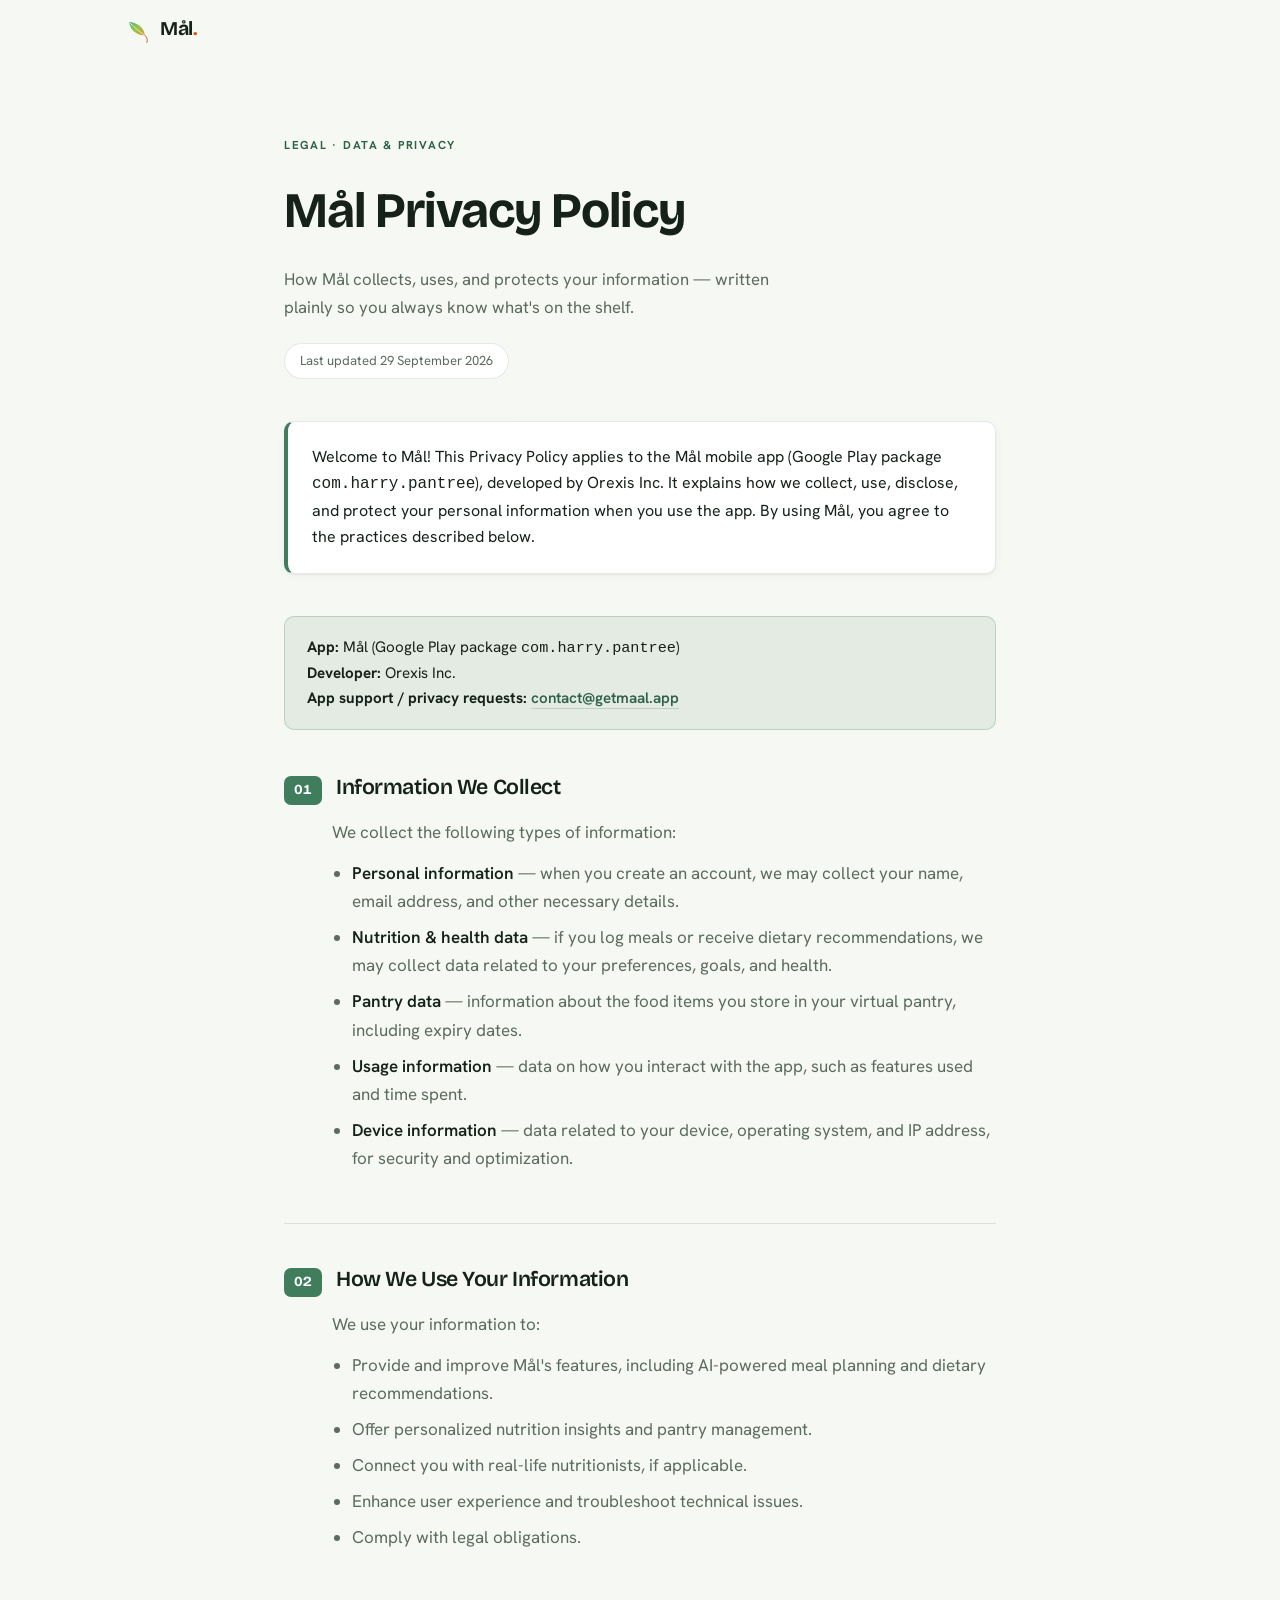
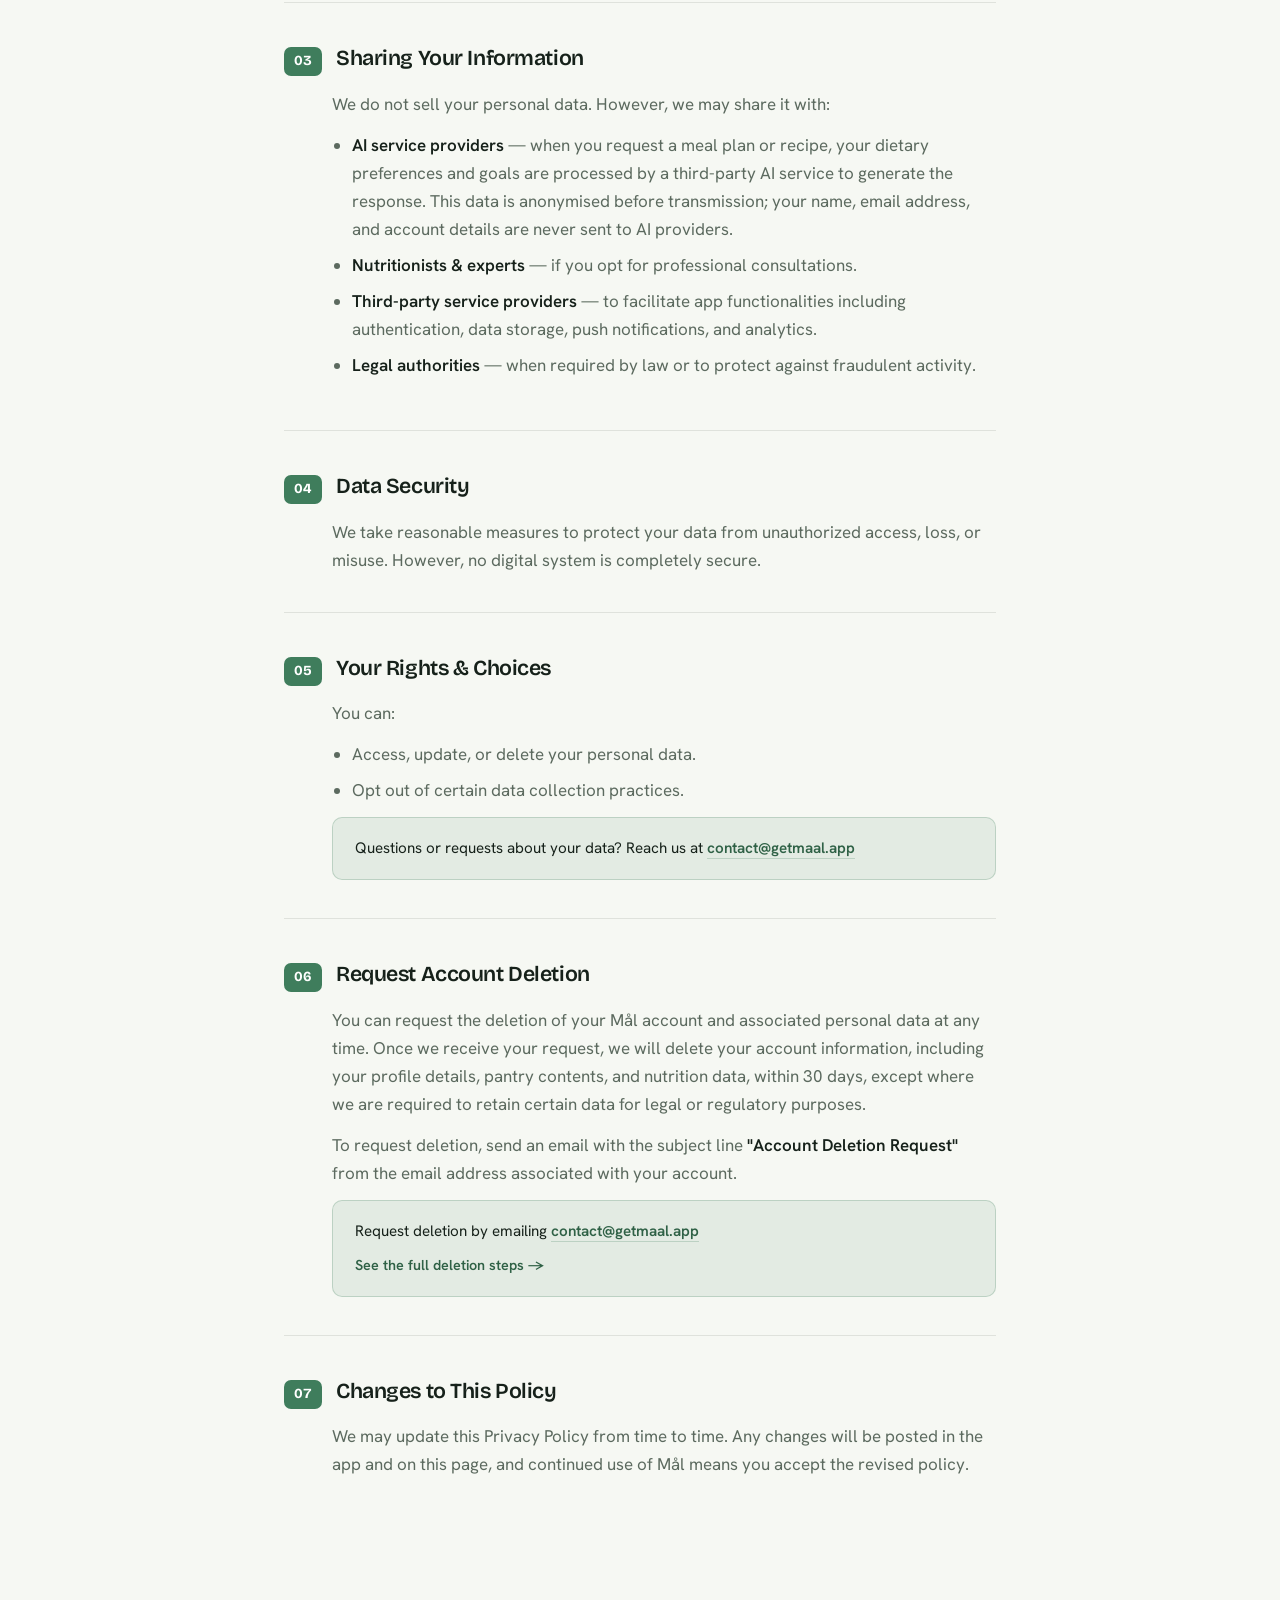
<file: privacy/index.html>
<!DOCTYPE html>
<html lang="en">
<head>
<meta charset="UTF-8">
<meta name="viewport" content="width=device-width, initial-scale=1.0">
<title>Privacy Policy — Mål (ΧΑΡΑΛΑΜΠΟΣ ΚΥΝΗΓΟΠΟΥΛΟΣ)</title>
<meta name="description" content="Privacy Policy for the Mål app (Google Play package com.harry.pantree), developed by Charalampos Kynigopoulos (ΧΑΡΑΛΑΜΠΟΣ ΚΥΝΗΓΟΠΟΥΛΟΣ).">
<meta name="theme-color" content="#1F3D2B">
<link rel="canonical" href="https://getmaal.app/privacy/">

<link rel="icon" href="../assets/img/favicon.svg" type="image/svg+xml">
<link rel="apple-touch-icon" sizes="180x180" href="../assets/img/apple-touch-icon.png">

<link rel="preconnect" href="https://fonts.googleapis.com">
<link rel="preconnect" href="https://fonts.gstatic.com" crossorigin>
<link href="https://fonts.googleapis.com/css2?family=Bricolage+Grotesque:opsz,wght@12..96,500;12..96,600;12..96,700&family=Hanken+Grotesk:wght@400;500;600;700&display=swap" rel="stylesheet">

<link rel="stylesheet" href="../assets/css/styles.css?v=0.5.8">

<!-- Same saved-theme restore as the main site, so dark-mode users don't get a light flash. -->
<script>
  (function () {
    try {
      var t = localStorage.getItem('mal-theme');
      if (t === 'dark' || t === 'light') {
        document.documentElement.setAttribute('data-theme', t);
      }
    } catch (e) { /* storage blocked — fall through to the OS preference */ }
  })();
</script>
</head>
<body>

<!-- Standalone, fully static copy of the privacy policy. Google Play's policy
     check fetches the URL without running the single-page app, so the
     /#/privacy route (hidden until JS reads the hash) looked like the
     marketing homepage to it. Keep this page free of JS-dependent content
     and in sync with the privacy section in ../index.html. -->

<header class="topbar" id="topbar">
  <div class="topbar-inner">
    <a class="wordmark" href="/" aria-label="Mål — home">
      <span class="wordmark-leaf" aria-hidden="true">
        <svg viewBox="0 0 200 200" role="presentation">
          <defs>
            <linearGradient id="wm-grad" x1="0" y1="0" x2="1" y2="1">
              <stop offset="0%"   stop-color="#55B884"/>
              <stop offset="52%"  stop-color="#9AC540"/>
              <stop offset="100%" stop-color="#E0963B"/>
            </linearGradient>
          </defs>
          <path d="M38,44 C100,46 152,90 154,142 C96,146 44,104 38,44 Z" fill="url(#wm-grad)"/>
          <path d="M44,52 C82,90 120,120 150,139" fill="none" stroke="#EAF3EC" stroke-width="7" stroke-linecap="round" opacity=".85"/>
          <path d="M154,142 C173,159 177,180 169,197" fill="none" stroke="#C8612A" stroke-width="7" stroke-linecap="round"/>
        </svg>
      </span>
      <span class="wordmark-text">Mål<span class="wordmark-dot">.</span></span>
    </a>
  </div>
</header>

<main id="view-root">
<section aria-labelledby="privacy-h1">

  <div class="doc-hero">
    <p class="eyebrow">Legal · Data &amp; Privacy</p>
    <h1 class="doc-title" id="privacy-h1">Mål Privacy Policy</h1>
    <p class="doc-sub">How Mål collects, uses, and protects your information — written plainly so you always know what's on the shelf.</p>
    <span class="pill">Last updated 29 September 2026</span>
  </div>

  <div class="doc">

    <div class="intro-card">
      Welcome to Mål! This Privacy Policy applies to the Mål mobile app (Google Play package <code>com.harry.pantree</code>), developed by Orexis Inc. It explains how we collect, use, disclose, and protect your personal information when you use the app. By using Mål, you agree to the practices described below.
    </div>

    <div class="contact-card" style="margin-bottom: 40px">
      <strong>App:</strong> Mål (Google Play package <code>com.harry.pantree</code>)<br>
      <strong>Developer:</strong> Orexis Inc.<br>
      <strong>App support / privacy requests:</strong> <a href="mailto:contact@getmaal.app">contact@getmaal.app</a>
    </div>

    <section class="jar">
      <div class="jar-label"><span class="jar-number">01</span><h2 class="jar-title">Information We Collect</h2></div>
      <div class="jar-body">
        <p>We collect the following types of information:</p>
        <ul>
          <li><strong>Personal information</strong> — when you create an account, we may collect your name, email address, and other necessary details.</li>
          <li><strong>Nutrition &amp; health data</strong> — if you log meals or receive dietary recommendations, we may collect data related to your preferences, goals, and health.</li>
          <li><strong>Pantry data</strong> — information about the food items you store in your virtual pantry, including expiry dates.</li>
          <li><strong>Usage information</strong> — data on how you interact with the app, such as features used and time spent.</li>
          <li><strong>Device information</strong> — data related to your device, operating system, and IP address, for security and optimization.</li>
        </ul>
      </div>
    </section>

    <section class="jar">
      <div class="jar-label"><span class="jar-number">02</span><h2 class="jar-title">How We Use Your Information</h2></div>
      <div class="jar-body">
        <p>We use your information to:</p>
        <ul>
          <li>Provide and improve Mål's features, including AI-powered meal planning and dietary recommendations.</li>
          <li>Offer personalized nutrition insights and pantry management.</li>
          <li>Connect you with real-life nutritionists, if applicable.</li>
          <li>Enhance user experience and troubleshoot technical issues.</li>
          <li>Comply with legal obligations.</li>
        </ul>
      </div>
    </section>

    <section class="jar">
      <div class="jar-label"><span class="jar-number">03</span><h2 class="jar-title">Sharing Your Information</h2></div>
      <div class="jar-body">
        <p>We do not sell your personal data. However, we may share it with:</p>
        <ul>
          <li><strong>AI service providers</strong> — when you request a meal plan or recipe, your dietary preferences and goals are processed by a third-party AI service to generate the response. This data is anonymised before transmission; your name, email address, and account details are never sent to AI providers.</li>
          <li><strong>Nutritionists &amp; experts</strong> — if you opt for professional consultations.</li>
          <li><strong>Third-party service providers</strong> — to facilitate app functionalities including authentication, data storage, push notifications, and analytics.</li>
          <li><strong>Legal authorities</strong> — when required by law or to protect against fraudulent activity.</li>
        </ul>
      </div>
    </section>

    <section class="jar">
      <div class="jar-label"><span class="jar-number">04</span><h2 class="jar-title">Data Security</h2></div>
      <div class="jar-body">
        <p>We take reasonable measures to protect your data from unauthorized access, loss, or misuse. However, no digital system is completely secure.</p>
      </div>
    </section>

    <section class="jar">
      <div class="jar-label"><span class="jar-number">05</span><h2 class="jar-title">Your Rights &amp; Choices</h2></div>
      <div class="jar-body">
        <p>You can:</p>
        <ul>
          <li>Access, update, or delete your personal data.</li>
          <li>Opt out of certain data collection practices.</li>
        </ul>
        <div class="contact-card">
          <span>Questions or requests about your data? Reach us at</span> <a href="mailto:contact@getmaal.app">contact@getmaal.app</a>
        </div>
      </div>
    </section>

    <section class="jar" id="delete-account">
      <div class="jar-label"><span class="jar-number">06</span><h2 class="jar-title">Request Account Deletion</h2></div>
      <div class="jar-body">
        <p>You can request the deletion of your Mål account and associated personal data at any time. Once we receive your request, we will delete your account information, including your profile details, pantry contents, and nutrition data, within 30 days, except where we are required to retain certain data for legal or regulatory purposes.</p>
        <p>To request deletion, send an email with the subject line <strong>"Account Deletion Request"</strong> from the email address associated with your account.</p>
        <div class="contact-card">
          <span>Request deletion by emailing</span> <a href="mailto:contact@getmaal.app?subject=Account%20Deletion%20Request">contact@getmaal.app</a>
          <a class="contact-more" href="/#/delete">See the full deletion steps →</a>
        </div>
      </div>
    </section>

    <section class="jar">
      <div class="jar-label"><span class="jar-number">07</span><h2 class="jar-title">Changes to This Policy</h2></div>
      <div class="jar-body">
        <p>We may update this Privacy Policy from time to time. Any changes will be posted in the app and on this page, and continued use of Mål means you accept the revised policy.</p>
      </div>
    </section>

  </div>
</section>
</main>

</body>
</html>
</file>
<file: assets/css/styles.css>
﻿/* ═══════════════════════════════════════════════════════════
   Mål — design system
   Palette sampled from the app's own leaf mark:
     teal #55B884 → lime #9AC540 → amber #E0963B
     forest ground #1F3D2B · terracotta stem #C8612A
   Solid accent #3F7D5C matches the in-app accent.
   ═══════════════════════════════════════════════════════════ */

/* ─── tokens : light (complete set on bare :root) ─── */
:root {
  --leaf-teal:   #55B884;
  --leaf-lime:   #9AC540;
  --leaf-amber:  #E0963B;
  --forest:      #1F3D2B;
  --terracotta:  #C8612A;

  --accent:      #3F7D5C;
  --accent-soft: rgba(63,125,92,.10);
  --accent-line: rgba(63,125,92,.24);
  --accent-ink:  #2F6146;

  /* neutrals biased toward the accent, not pure grey */
  --ground:      #F6F8F3;
  --ground-2:    #EFF3EA;
  --surface:     #FFFFFF;
  --surface-2:   #FAFCF8;
  --ink:         #16211A;
  --ink-soft:    #5C6A5F;
  --ink-faint:   #8B978D;
  --line:        rgba(22,33,26,.10);
  --line-soft:   rgba(22,33,26,.06);

  --shadow-sm: 0 1px 2px rgba(22,33,26,.05), 0 2px 8px rgba(22,33,26,.04);
  --shadow-md: 0 4px 12px rgba(22,33,26,.06), 0 12px 32px rgba(22,33,26,.06);
  --shadow-lg: 0 8px 24px rgba(22,33,26,.08), 0 28px 64px rgba(22,33,26,.10);

  --font-display: 'Bricolage Grotesque', 'Hanken Grotesk', system-ui, sans-serif;
  --font-body:    'Hanken Grotesk', -apple-system, BlinkMacSystemFont, 'Segoe UI', sans-serif;

  --wrap: 1080px;
  --doc:  760px;
  --r-sm: 10px;
  --r-md: 16px;
  --r-lg: 24px;
  --r-xl: 34px;

  --ease: cubic-bezier(.22,.68,.32,1);
}

/* ─── tokens : dark via OS (un-stamped default state) ─── */
@media (prefers-color-scheme: dark) {
  :root:not([data-theme="light"]) {
    --accent:      #5D9E7B;
    --accent-soft: rgba(127,190,156,.14);
    --accent-line: rgba(127,190,156,.28);
    --accent-ink:  #7FBE9C;

    --ground:      #0F150F;
    --ground-2:    #141C15;
    --surface:     #18211A;
    --surface-2:   #1E281F;
    --ink:         #EAF1E9;
    --ink-soft:    #A0AEA1;
    --ink-faint:   #79877B;
    --line:        rgba(234,241,233,.11);
    --line-soft:   rgba(234,241,233,.06);

    --shadow-sm: 0 1px 2px rgba(0,0,0,.34), 0 2px 8px rgba(0,0,0,.26);
    --shadow-md: 0 4px 12px rgba(0,0,0,.38), 0 12px 32px rgba(0,0,0,.30);
    --shadow-lg: 0 8px 24px rgba(0,0,0,.44), 0 28px 64px rgba(0,0,0,.38);
  }
}

/* ─── tokens : dark via explicit toggle ─── */
:root[data-theme="dark"] {
  --accent:      #5D9E7B;
  --accent-soft: rgba(127,190,156,.14);
  --accent-line: rgba(127,190,156,.28);
  --accent-ink:  #7FBE9C;

  --ground:      #0F150F;
  --ground-2:    #141C15;
  --surface:     #18211A;
  --surface-2:   #1E281F;
  --ink:         #EAF1E9;
  --ink-soft:    #A0AEA1;
  --ink-faint:   #79877B;
  --line:        rgba(234,241,233,.11);
  --line-soft:   rgba(234,241,233,.06);

  --shadow-sm: 0 1px 2px rgba(0,0,0,.34), 0 2px 8px rgba(0,0,0,.26);
  --shadow-md: 0 4px 12px rgba(0,0,0,.38), 0 12px 32px rgba(0,0,0,.30);
  --shadow-lg: 0 8px 24px rgba(0,0,0,.44), 0 28px 64px rgba(0,0,0,.38);
}

/* ═══════════════ base ═══════════════ */
* { box-sizing: border-box; }

html { scroll-behavior: smooth; -webkit-text-size-adjust: 100%; }

body {
  margin: 0;
  background: var(--ground);
  color: var(--ink);
  font-family: var(--font-body);
  font-size: 17px;
  line-height: 1.65;
  -webkit-font-smoothing: antialiased;
  -moz-osx-font-smoothing: grayscale;
  overflow-x: hidden;
}

/* Theme cross-fade is opt-in: `.theme-anim` is added to <html> after load,
   so switching themes glides but the initial paint never animates. */
.theme-anim body,
.theme-anim .topbar,
.theme-anim .card,
.theme-anim .note,
.theme-anim .step,
.theme-anim .goes-col,
.theme-anim .cta-card,
.theme-anim .intro-card,
.theme-anim .site-foot,
.theme-anim .phone-screen {
  transition: background-color .4s var(--ease), color .4s var(--ease),
              border-color .4s var(--ease);
}

h1, h2, h3 { font-family: var(--font-display); font-weight: 600; letter-spacing: -.02em; text-wrap: balance; }
p { text-wrap: pretty; }
img, svg { max-width: 100%; }

a { color: var(--accent); }

:focus-visible {
  outline: 2.5px solid var(--accent);
  outline-offset: 3px;
  border-radius: 4px;
}

.skip-link {
  position: absolute; left: -9999px; top: 8px; z-index: 200;
  background: var(--accent); color: #fff;
  padding: 10px 18px; border-radius: var(--r-sm);
  font-weight: 600; text-decoration: none;
}
.skip-link:focus { left: 16px; }

/* ═══════════════ top bar ═══════════════ */
.topbar {
  position: sticky; top: 0; z-index: 100;
  background: color-mix(in srgb, var(--ground) 82%, transparent);
  backdrop-filter: saturate(180%) blur(16px);
  -webkit-backdrop-filter: saturate(180%) blur(16px);
  border-bottom: 1px solid transparent;
  transition: border-color .3s var(--ease), background .3s var(--ease);
}
.topbar.is-stuck { border-bottom-color: var(--line); }

.topbar-inner {
  max-width: var(--wrap); margin: 0 auto;
  padding: 13px 24px;
  display: flex; align-items: center; gap: 20px;
}

/* wordmark */
.wordmark {
  display: inline-flex; align-items: center; gap: 9px;
  text-decoration: none; color: var(--ink);
  font-family: var(--font-display);
  font-weight: 700; font-size: 1.22rem; letter-spacing: -.02em;
  flex-shrink: 0;
}
.wordmark-leaf { width: 27px; height: 27px; display: block; }
.wordmark-leaf svg { width: 100%; height: 100%; display: block; transition: transform .5s var(--ease); }
.wordmark:hover .wordmark-leaf svg { transform: rotate(-12deg) scale(1.08); }
.wordmark-dot { color: var(--terracotta); }

/* tabs */
.tabs {
  position: relative;
  margin-left: auto;
  display: flex; align-items: center; gap: 2px;
  background: var(--ground-2);
  border: 1px solid var(--line-soft);
  border-radius: 999px;
  padding: 4px;
}
.tab {
  position: relative; z-index: 1;
  padding: 7px 16px;
  border-radius: 999px;
  font-size: .875rem; font-weight: 600;
  color: var(--ink-soft);
  text-decoration: none;
  white-space: nowrap;
  transition: color .28s var(--ease);
}
.tab:hover { color: var(--ink); }
.tab.is-active { color: var(--accent-ink); }

.tab-pill {
  position: absolute; z-index: 0;
  top: 4px; left: 4px; height: calc(100% - 8px);
  width: 0;
  background: var(--surface);
  border-radius: 999px;
  box-shadow: var(--shadow-sm);
  transition: transform .42s var(--ease), width .42s var(--ease);
}
.tab-pill.no-anim { transition: none; }

/* groups the language switcher and theme toggle so they always move
   and wrap together as a single unit, never splitting apart */
.topbar-controls {
  display: flex;
  flex-wrap: nowrap;
  align-items: center;
  gap: 10px;
  flex-shrink: 0;
}

/* theme toggle */
.theme-toggle {
  flex-shrink: 0;
  width: 38px; height: 38px;
  display: grid; place-items: center;
  border: 1px solid var(--line);
  background: var(--surface);
  border-radius: 50%;
  cursor: pointer;
  color: var(--ink-soft);
  transition: color .25s var(--ease), border-color .25s var(--ease), transform .25s var(--ease);
}
.theme-toggle:hover { color: var(--accent-ink); border-color: var(--accent-line); transform: rotate(18deg); }
.theme-toggle svg {
  width: 18px; height: 18px;
  fill: none; stroke: currentColor; stroke-width: 1.9; stroke-linecap: round;
}
.ico-moon { display: none; }
:root[data-theme="dark"] .ico-sun { display: none; }
:root[data-theme="dark"] .ico-moon { display: block; }
@media (prefers-color-scheme: dark) {
  :root:not([data-theme="light"]) .ico-sun  { display: none; }
  :root:not([data-theme="light"]) .ico-moon { display: block; }
  :root[data-theme="light"] .ico-sun  { display: block; }
  :root[data-theme="light"] .ico-moon { display: none; }
}

/* language switcher */
.lang-switch {
  position: relative;
  flex-shrink: 0;
}

.lang-toggle {
  display: flex; align-items: center; gap: 6px;
  height: 38px;
  padding: 0 12px 0 10px;
  border: 1px solid var(--line);
  background: var(--surface);
  border-radius: 999px;
  cursor: pointer;
  color: var(--ink-soft);
  font-family: var(--font-body);
  font-size: .8rem;
  font-weight: 600;
  letter-spacing: .01em;
  transition: color .25s var(--ease), border-color .25s var(--ease);
}
.lang-toggle:hover,
.lang-toggle[aria-expanded="true"] { color: var(--accent-ink); border-color: var(--accent-line); }

.lang-flag { font-size: 15px; line-height: 1; }
.lang-code { line-height: 1; }

.lang-menu {
  position: absolute;
  top: calc(100% + 8px);
  right: 0;
  z-index: 110;
  margin: 0;
  padding: 6px;
  min-width: 168px;
  list-style: none;
  background: var(--surface);
  border: 1px solid var(--line);
  border-radius: var(--r-md);
  box-shadow: var(--shadow-lg);
}
.lang-menu[hidden] { display: none; }

.lang-menu li {
  display: flex; align-items: center; gap: 10px;
  padding: 8px 10px;
  border-radius: var(--r-sm);
  font-size: .875rem; font-weight: 500;
  color: var(--ink);
  cursor: pointer;
  transition: background-color .18s var(--ease);
}
.lang-menu li span { font-size: 15px; line-height: 1; }
.lang-menu li:hover,
.lang-menu li:focus-visible { background: var(--ground-2); outline: none; }
.lang-menu li.is-active { color: var(--accent-ink); font-weight: 700; background: var(--accent-soft); }

@media (max-width: 760px) {
  .topbar-controls { margin-left: auto; }
  .lang-toggle { padding: 0 10px 0 8px; }
  .lang-code { display: none; }
}

/* ═══════════════ view transitions ═══════════════ */
#view-root { position: relative; }

.view { animation: view-in .5s var(--ease) both; }
.view[hidden] { display: none; }
.view.is-leaving { animation: view-out .26s var(--ease) both; }

@keyframes view-in  { from { opacity: 0; transform: translateY(14px); } to { opacity: 1; transform: none; } }
@keyframes view-out { from { opacity: 1; transform: none; } to { opacity: 0; transform: translateY(-10px); } }

/* ═══════════════ hero ═══════════════ */
.hero {
  max-width: var(--wrap); margin: 0 auto;
  padding: clamp(48px, 8vw, 92px) 24px clamp(40px, 6vw, 72px);
  display: grid;
  grid-template-columns: 1.05fr .95fr;
  align-items: center;
  gap: clamp(24px, 5vw, 64px);
}

.eyebrow {
  text-transform: uppercase;
  letter-spacing: .15em;
  font-size: .72rem; font-weight: 700;
  color: var(--accent-ink);
  margin: 0 0 16px;
}

.hero-title {
  font-size: clamp(2.5rem, 6.4vw, 4.35rem);
  line-height: 1.03;
  margin: 0 0 20px;
  font-weight: 700;
}
.hero-title em {
  font-style: normal;
  background: linear-gradient(105deg, var(--leaf-teal), var(--leaf-lime) 52%, var(--leaf-amber));
  -webkit-background-clip: text; background-clip: text;
  -webkit-text-fill-color: transparent; color: transparent;
}

.hero-sub {
  font-size: 1.1rem;
  color: var(--ink-soft);
  max-width: 46ch;
  margin: 0 0 30px;
}

.hero-actions { display: flex; flex-wrap: wrap; gap: 12px; }

/* buttons */
.btn {
  display: inline-flex; align-items: center; justify-content: center;
  height: 48px; padding: 0 24px;
  border-radius: var(--r-md);
  font-family: var(--font-body);
  font-size: .95rem; font-weight: 600;
  text-decoration: none;
  cursor: pointer;
  border: 1px solid transparent;
  transition: transform .18s var(--ease), background .22s var(--ease),
              border-color .22s var(--ease), box-shadow .22s var(--ease), color .22s var(--ease);
}
.btn:active { transform: scale(.975); }

.btn-primary {
  background: var(--accent); color: #fff;
  box-shadow: 0 2px 10px color-mix(in srgb, var(--accent) 34%, transparent);
}
.btn-primary:hover {
  background: var(--accent-ink);
  box-shadow: 0 6px 20px color-mix(in srgb, var(--accent) 40%, transparent);
}
:root[data-theme="dark"] .btn-primary { color: #0F150F; }
@media (prefers-color-scheme: dark) {
  :root:not([data-theme="light"]) .btn-primary { color: #0F150F; }
  :root[data-theme="light"] .btn-primary { color: #fff; }
}

.btn-ghost {
  background: var(--surface);
  color: var(--ink);
  border-color: var(--line);
}
.btn-ghost:hover { border-color: var(--accent-line); color: var(--accent-ink); background: var(--surface-2); }

/* locked / not-yet-available CTA — same muted treatment as .store-badge--ios */
.btn.is-locked {
  opacity: .55;
  pointer-events: none;
  cursor: default;
  box-shadow: none;
}
.btn.is-locked:hover,
.btn.is-locked:active { transform: none; box-shadow: none; }

/* ─── animated leaf ─── */
.hero-leaf { display: grid; place-items: center; }
.leafmark { width: min(100%, 380px); height: auto; overflow: visible; }

.leaf-halo { animation: halo 7s ease-in-out infinite; transform-origin: 120px 112px; }
@keyframes halo { 0%,100% { transform: scale(1); opacity: .85 } 50% { transform: scale(1.09); opacity: 1 } }

.leaf-body { animation: sway 8s ease-in-out infinite; transform-origin: 184px 172px; }
@keyframes sway { 0%,100% { transform: rotate(-2.2deg) } 50% { transform: rotate(2.2deg) } }

.leaf-blade {
  transform-origin: 184px 172px;
  animation: blade-in 1s var(--ease) both;
}
@keyframes blade-in { from { transform: scale(.55) rotate(-14deg); opacity: 0 } to { transform: none; opacity: 1 } }

/* Paths carry pathLength="1", so one dash rule draws every vein evenly
   no matter how long it actually is. */
.vein {
  fill: none;
  stroke: #EDF5EE;
  stroke-width: 4;
  stroke-linecap: round;
  opacity: .82;
  stroke-dasharray: 1;
  stroke-dashoffset: 1;
  animation: draw .9s var(--ease) var(--d, 0s) forwards;
}
.vein-main { stroke-width: 6.5; opacity: .92; }
@keyframes draw { to { stroke-dashoffset: 0 } }

.leaf-stem {
  fill: none; stroke: var(--terracotta); stroke-width: 6.5; stroke-linecap: round;
  stroke-dasharray: 1; stroke-dashoffset: 1;
  animation: draw .8s var(--ease) .55s forwards;
}
.leaf-dot { fill: var(--terracotta); opacity: 0; animation: pop .5s var(--ease) 1.28s forwards; }
@keyframes pop { from { opacity: 0; transform: scale(0) } to { opacity: 1; transform: scale(1) } }

/* hero load stagger */
[data-stagger] { animation: rise .72s var(--ease) both; }
[data-stagger="1"] { animation-delay: .04s }
[data-stagger="2"] { animation-delay: .12s }
[data-stagger="3"] { animation-delay: .20s }
[data-stagger="4"] { animation-delay: .28s }
[data-stagger="5"] { animation-delay: .16s }
@keyframes rise { from { opacity: 0; transform: translateY(18px) } to { opacity: 1; transform: none } }

/* ═══════════════ sections ═══════════════ */
.section {
  max-width: var(--wrap); margin: 0 auto;
  padding: clamp(44px, 7vw, 88px) 24px;
}

.sec-title {
  font-size: clamp(1.7rem, 3.4vw, 2.5rem);
  margin: 0 0 10px;
  text-align: center;
}
.sec-sub { text-align: center; color: var(--ink-soft); margin: 0 0 44px; }
.sec-title + .cards, .sec-title + .phones { margin-top: 44px; }

/* reveal on scroll */
.reveal { opacity: 0; transform: translateY(24px); transition: opacity .7s var(--ease), transform .7s var(--ease); }
.reveal.is-in { opacity: 1; transform: none; }

/* ─── feature cards ─── */
.cards {
  display: grid;
  grid-template-columns: repeat(auto-fit, minmax(250px, 1fr));
  gap: 18px;
}
.card {
  background: var(--surface);
  border: 1px solid var(--line);
  border-radius: var(--r-lg);
  padding: 30px 26px;
  box-shadow: var(--shadow-sm);
  transition: transform .35s var(--ease), box-shadow .35s var(--ease), border-color .35s var(--ease);
}
.card:hover { transform: translateY(-5px); box-shadow: var(--shadow-md); border-color: var(--accent-line); }
.card h3 { font-size: 1.16rem; margin: 0 0 9px; }
.card p { margin: 0; color: var(--ink-soft); font-size: .96rem; }

.card-ico {
  width: 48px; height: 48px;
  display: grid; place-items: center;
  border-radius: 14px;
  margin-bottom: 18px;
  background: var(--accent-soft);
  color: var(--accent-ink);
}
.card-ico svg { width: 25px; height: 25px; fill: none; stroke: currentColor; stroke-width: 1.85; stroke-linecap: round; stroke-linejoin: round; }
.card:nth-child(2) .card-ico { background: color-mix(in srgb, var(--leaf-lime) 15%, transparent); color: color-mix(in srgb, var(--leaf-lime) 78%, var(--ink)); }
.card:nth-child(3) .card-ico { background: color-mix(in srgb, var(--leaf-amber) 16%, transparent); color: color-mix(in srgb, var(--leaf-amber) 82%, var(--ink)); }

/* ═══════════════ phone mockups ═══════════════ */
.section-screens { position: relative; }
.phones {
  display: flex; justify-content: center; align-items: flex-start;
  gap: clamp(14px, 3vw, 34px);
  flex-wrap: wrap;
}

.phone {
  width: 236px;
  flex-shrink: 0;
  border-radius: 30px;
  padding: 9px;
  background: linear-gradient(160deg, #2C382E, #161D17);
  box-shadow: var(--shadow-lg);
  animation: float 7s ease-in-out infinite;
}
.phone-a { animation-delay: 0s;   }
.phone-b { animation-delay: -2.3s; margin-top: -18px; }
.phone-c { animation-delay: -4.6s; }
@keyframes float { 0%,100% { transform: translateY(0) } 50% { transform: translateY(-11px) } }

.phone-screen {
  --ph-bg:   var(--surface);
  --ph-card: var(--surface-2);
  --ph-ink:  var(--ink);
  --ph-soft: var(--ink-soft);
  --ph-line: var(--line);
  background: var(--ph-bg);
  color: var(--ph-ink);
  border-radius: 23px;
  padding: 15px 13px;
  height: 400px;
  overflow: hidden;
  font-size: 11px;
  line-height: 1.4;
  display: flex; flex-direction: column; gap: 10px;
}
/* the dark-screen phone keeps its own palette in both themes */
.phone.is-dark .phone-screen {
  --ph-bg:   #101510;
  --ph-card: #1B231C;
  --ph-ink:  #ECF2EB;
  --ph-soft: #93A294;
  --ph-line: rgba(255,255,255,.09);
}

.ph-greet { display: flex; align-items: center; gap: 8px; }
.ph-avatar {
  width: 26px; height: 26px; border-radius: 50%; flex-shrink: 0;
  background: linear-gradient(140deg, var(--leaf-teal), var(--leaf-amber));
}
.ph-hi { display: block; font-size: 9px; color: var(--ph-soft); }
.ph-greet strong { font-size: 12px; }

.ph-cal {
  background: color-mix(in srgb, var(--leaf-lime) 20%, var(--ph-card));
  border-radius: 14px; padding: 11px;
}
.phone.is-dark .ph-cal { background: color-mix(in srgb, var(--leaf-lime) 13%, #1B231C); }
.ph-cal-month { font-weight: 700; font-size: 12px; margin-bottom: 8px; font-family: var(--font-display); }
.ph-cal-days { display: flex; gap: 3px; justify-content: space-between; }
.ph-cal-days span {
  flex: 1; text-align: center; border-radius: 8px; padding: 4px 0 5px;
  display: flex; flex-direction: column; align-items: center; gap: 1px;
}
.ph-cal-days i { font-style: normal; font-size: 8px; color: var(--ph-soft); }
.ph-cal-days b { font-size: 11px; }
.ph-cal-days u { width: 4px; height: 4px; border-radius: 50%; background: var(--leaf-amber); }
.ph-cal-days .on { background: var(--ph-bg); box-shadow: var(--shadow-sm); }
.ph-cal-btns { display: flex; justify-content: space-between; margin-top: 9px; }
.ph-fab {
  width: 27px; height: 27px; border-radius: 9px;
  background: var(--accent); color: #fff;
  display: grid; place-items: center; font-size: 12px;
}

.ph-card {
  background: var(--ph-card);
  border: 1px solid var(--ph-line);
  border-radius: 14px; padding: 11px;
}
.ph-card-head { display: flex; align-items: baseline; gap: 6px; }
.ph-card-head strong { font-size: 13px; font-family: var(--font-display); }
.ph-card-head span { font-size: 8.5px; color: var(--ph-soft); }
.ph-cal-total { font-size: 17px; font-weight: 700; margin: 3px 0 8px; font-family: var(--font-display); font-variant-numeric: tabular-nums; }

.ph-spark { display: flex; align-items: flex-end; gap: 2.5px; height: 46px; }
.ph-spark i {
  flex: 1; border-radius: 2px 2px 0 0;
  background: linear-gradient(180deg, var(--leaf-lime), var(--accent));
  height: var(--h);
  transform-origin: bottom;
  transform: scaleY(0);
  transition: transform .6s var(--ease);
}
.is-in .ph-spark i, .phone.is-in .ph-spark i { transform: scaleY(1); }
.ph-spark i:nth-child(n)  { transition-delay: calc(var(--i,0) * 30ms); }

.ph-sheet-head { display: flex; align-items: center; justify-content: space-between; }
.ph-sheet-head strong { font-size: 14px; font-family: var(--font-display); }
.ph-ring {
  width: 26px; height: 26px; border-radius: 8px;
  display: grid; place-items: center; font-size: 9px; font-weight: 700;
  border: 2px solid var(--accent); color: var(--ph-ink);
}
.ph-x { width: 22px; height: 22px; border-radius: 50%; background: var(--accent-soft); color: var(--accent-ink); display: grid; place-items: center; font-size: 10px; }

.ph-meal-n { font-size: 9px; color: var(--ph-soft); }
.ph-meal {
  position: relative;
  background: var(--ph-card);
  border: 1px solid var(--ph-line);
  border-radius: 13px; padding: 10px;
}
.ph-kcal { font-size: 16px; font-weight: 700; text-align: right; font-family: var(--font-display); }
.ph-meal-name { font-size: 10.5px; margin-bottom: 5px; }
.ph-chips { display: flex; gap: 4px; flex-wrap: wrap; margin-bottom: 5px; }
.ph-chips em {
  font-style: normal; font-size: 8px; font-weight: 600;
  padding: 2.5px 6px; border-radius: 999px;
}
.ph-chips .p { background: color-mix(in srgb, var(--leaf-teal) 22%, transparent);  color: var(--leaf-teal); }
.ph-chips .c { background: color-mix(in srgb, #5B9BD5 22%, transparent);           color: #79B0E0; }
.ph-chips .f { background: color-mix(in srgb, var(--leaf-amber) 22%, transparent); color: var(--leaf-amber); }
.ph-meal p { margin: 0; font-size: 9px; color: var(--ph-soft); }
.ph-tick {
  position: absolute; top: -6px; right: -6px;
  width: 18px; height: 18px; border-radius: 50%;
  background: var(--leaf-lime); color: #14200F;
  display: grid; place-items: center; font-size: 10px; font-weight: 700;
}

.ph-tiles { display: grid; grid-template-columns: 1fr 1fr; gap: 7px; }
.ph-tile {
  border-radius: 12px; padding: 9px;
  display: flex; flex-direction: column; align-items: center; gap: 1px;
}
.ph-tile span { font-size: 8px; color: var(--ph-soft); }
.ph-tile b { font-size: 19px; font-weight: 700; font-family: var(--font-display); font-variant-numeric: tabular-nums; }
.ph-tile i { font-style: normal; font-size: 8px; color: var(--ph-soft); }
.ph-tile.warm { background: color-mix(in srgb, var(--leaf-amber) 13%, var(--ph-card)); }
.ph-tile.warm b { color: var(--leaf-amber); }
.ph-tile.cool { background: color-mix(in srgb, var(--leaf-teal) 13%, var(--ph-card)); }
.ph-tile.cool b { color: color-mix(in srgb, var(--leaf-teal) 90%, var(--ph-ink)); }

.ph-gp-title { font-size: 12px; font-family: var(--font-display); display: block; margin-bottom: 7px; }
.ph-bar { display: grid; grid-template-columns: 1fr auto; gap: 2px 6px; margin-bottom: 7px; font-size: 9px; }
.ph-bar span { color: var(--ph-ink); }
.ph-bar b { font-size: 9px; }
.ph-bar u {
  grid-column: 1 / -1;
  height: 5px; border-radius: 999px;
  background: var(--ph-line);
  position: relative; overflow: hidden;
}
.ph-bar u::after {
  content: ''; position: absolute; inset: 0 auto 0 0;
  width: var(--w); border-radius: 999px;
  transform: scaleX(0); transform-origin: left;
  transition: transform .9s var(--ease) .15s;
}
.ph-bar u.warm::after { background: var(--leaf-amber); }
.ph-bar u.cool::after { background: var(--leaf-teal); }
.phone.is-in .ph-bar u::after { transform: scaleX(1); }

/* ═══════════════ note / cta ═══════════════ */
.note {
  background: var(--surface);
  border: 1px solid var(--line);
  border-radius: var(--r-xl);
  padding: clamp(32px, 5vw, 54px);
  text-align: center;
  box-shadow: var(--shadow-sm);
  position: relative; overflow: hidden;
}
.note::before {
  content: ''; position: absolute; inset: 0 0 auto 0; height: 4px;
  background: linear-gradient(90deg, var(--leaf-teal), var(--leaf-lime) 52%, var(--leaf-amber));
}
.note h2 { font-size: clamp(1.5rem, 3vw, 2.1rem); margin: 0 0 12px; }
.note p { color: var(--ink-soft); max-width: 56ch; margin: 0 auto 26px; }
.note-actions { display: flex; gap: 12px; justify-content: center; flex-wrap: wrap; }

/* ═══════════════ doc pages ═══════════════ */
.doc-hero {
  max-width: var(--doc); margin: 0 auto;
  padding: clamp(48px, 7vw, 76px) 24px 26px;
}
.doc-title {
  font-size: clamp(2.1rem, 5vw, 3.1rem);
  margin: 0 0 14px;
  font-weight: 700;
}
.doc-sub { color: var(--ink-soft); font-size: 1.05rem; max-width: 56ch; margin: 0; }

.pill {
  display: inline-block; margin-top: 22px;
  padding: 6px 15px;
  background: var(--surface); border: 1px solid var(--line);
  border-radius: 999px; font-size: .82rem; color: var(--ink-soft);
}

.doc { max-width: var(--doc); margin: 0 auto; padding: 16px 24px 90px; }

.intro-card {
  background: var(--surface);
  border: 1px solid var(--line);
  border-left: 4px solid var(--accent);
  border-radius: var(--r-sm);
  padding: 22px 24px;
  margin-bottom: 42px;
  font-size: 1rem;
  box-shadow: var(--shadow-sm);
}

.jar { margin-bottom: 38px; padding-bottom: 38px; border-bottom: 1px solid var(--line); }
.jar:last-of-type { border-bottom: none; }

.jar-label { display: flex; align-items: baseline; gap: 14px; margin-bottom: 13px; }
.jar-number {
  font-family: var(--font-display);
  font-size: .87rem; font-weight: 700;
  color: #fff; background: var(--accent);
  border-radius: 7px; padding: 3px 10px;
  flex-shrink: 0;
  font-variant-numeric: tabular-nums;
}
:root[data-theme="dark"] .jar-number { color: #0F150F; }
@media (prefers-color-scheme: dark) {
  :root:not([data-theme="light"]) .jar-number { color: #0F150F; }
  :root[data-theme="light"] .jar-number { color: #fff; }
}
.jar-title { font-size: 1.34rem; margin: 0; }

.jar-body { padding-left: 48px; color: var(--ink-soft); }
.jar-body p { margin: 0 0 13px; }
.jar-body p:last-child { margin-bottom: 0; }
.jar-body strong { color: var(--ink); font-weight: 600; }
.jar-body ul { margin: 0 0 13px; padding-left: 20px; }
.jar-body li { margin-bottom: 8px; }

.contact-card {
  margin-top: 10px;
  background: var(--accent-soft);
  border: 1px solid var(--accent-line);
  border-radius: var(--r-sm);
  padding: 18px 22px;
  font-size: .95rem;
  color: var(--ink);
}
.contact-card a {
  color: var(--accent-ink); font-weight: 600; text-decoration: none;
  border-bottom: 1.5px solid var(--accent-line);
}
.contact-card a:hover { border-bottom-color: var(--accent-ink); }
.contact-more { display: block; margin-top: 10px; border-bottom: none !important; font-size: .9rem; }

/* ═══════════════ delete page ═══════════════ */
.steps { list-style: none; margin: 0 0 34px; padding: 0; display: grid; gap: 14px; }
.step {
  display: flex; gap: 16px; align-items: flex-start;
  background: var(--surface);
  border: 1px solid var(--line);
  border-radius: var(--r-md);
  padding: 20px 22px;
  box-shadow: var(--shadow-sm);
}
.step-n {
  flex-shrink: 0;
  width: 30px; height: 30px; border-radius: 9px;
  background: var(--accent); color: #fff;
  display: grid; place-items: center;
  font-family: var(--font-display); font-weight: 700; font-size: .92rem;
}
:root[data-theme="dark"] .step-n { color: #0F150F; }
@media (prefers-color-scheme: dark) {
  :root:not([data-theme="light"]) .step-n { color: #0F150F; }
  :root[data-theme="light"] .step-n { color: #fff; }
}
.step h3 { font-size: 1.05rem; margin: 2px 0 5px; }
.step p { margin: 0; color: var(--ink-soft); font-size: .95rem; }

.cta-card {
  display: flex; align-items: center; justify-content: space-between;
  gap: 20px; flex-wrap: wrap;
  background: var(--surface);
  border: 1px solid var(--accent-line);
  border-radius: var(--r-lg);
  padding: 26px 28px;
  margin-bottom: 38px;
  box-shadow: var(--shadow-sm);
}
.cta-card strong { font-family: var(--font-display); font-size: 1.15rem; display: block; }
.cta-card p { margin: 4px 0 0; color: var(--ink-soft); font-size: .93rem; }

.what-goes { display: grid; grid-template-columns: 1fr 1fr; gap: 16px; margin-bottom: 30px; }
.goes-col {
  background: var(--surface); border: 1px solid var(--line);
  border-radius: var(--r-md); padding: 22px 24px;
}
.goes-col h3 { font-size: 1rem; margin: 0 0 12px; display: flex; align-items: center; gap: 9px; }
.goes-ico {
  width: 22px; height: 22px; border-radius: 7px;
  display: grid; place-items: center; font-size: .74rem; font-weight: 700;
  font-family: var(--font-body);
}
.goes-ico.del  { background: color-mix(in srgb, #C1443A 16%, transparent); color: #C1443A; }
.goes-ico.keep { background: color-mix(in srgb, var(--leaf-amber) 20%, transparent); color: var(--leaf-amber); }
.goes-col ul { margin: 0; padding-left: 19px; color: var(--ink-soft); font-size: .95rem; }
.goes-col li { margin-bottom: 6px; }
.goes-note { margin: 12px 0 0; font-size: .88rem; color: var(--ink-faint); }

.doc-foot-link { text-align: center; color: var(--ink-soft); font-size: .95rem; }
.doc-foot-link a { color: var(--accent-ink); font-weight: 600; }

/* ═══════════════ footer ═══════════════ */
.site-foot { border-top: 1px solid var(--line); background: var(--ground-2); }
.foot-inner {
  max-width: var(--wrap); margin: 0 auto;
  padding: 32px 24px 40px;
  display: flex; align-items: center; justify-content: space-between;
  gap: 18px; flex-wrap: wrap;
}
.foot-mark { font-family: var(--font-display); font-weight: 700; font-size: 1.1rem; }
.foot-nav { display: flex; gap: 20px; flex-wrap: wrap; }
.foot-nav a { color: var(--ink-soft); text-decoration: none; font-size: .92rem; font-weight: 500; }
.foot-nav a:hover { color: var(--accent-ink); }
.foot-copy { color: var(--ink-faint); font-size: .84rem; }

/* ═══════════════ responsive ═══════════════ */
@media (max-width: 900px) {
  .hero { grid-template-columns: 1fr; text-align: center; padding-top: 44px; }
  .hero-sub { margin-inline: auto; }
  .hero-actions { justify-content: center; }
  .hero-leaf { order: -1; }
  .leafmark { width: min(70%, 250px); }
  .what-goes { grid-template-columns: 1fr; }
}

@media (max-width: 760px) {
  body { font-size: 16px; }
  .topbar-inner { flex-wrap: wrap; padding: 11px 18px; gap: 12px; }
  .tabs { order: 3; width: 100%; margin-left: 0; justify-content: space-between; }
  .tab { flex: 1; text-align: center; padding: 8px 10px; font-size: .8rem; }
  .jar-body { padding-left: 0; margin-top: 8px; }
  .jar-label { flex-wrap: wrap; }
  .foot-inner { flex-direction: column; text-align: center; }
  .cta-card { flex-direction: column; align-items: stretch; text-align: center; }
  .cta-card .btn { width: 100%; }
}

@media (max-width: 430px) {
  .doc-hero, .doc, .section, .hero { padding-left: 18px; padding-right: 18px; }
  .phone { width: 210px; }
}

/* ═══════════════ store badges ═══════════════ */
.store-badges {
  display: flex; gap: 10px; flex-wrap: wrap;
  margin-top: 18px;
}
.store-badge {
  display: inline-flex; align-items: center; gap: 11px;
  padding: 10px 18px;
  background: var(--ink); color: var(--ground);
  border-radius: var(--r-sm);
  text-decoration: none;
  transition: transform .2s var(--ease), background .22s var(--ease), box-shadow .22s var(--ease);
}
.store-badge:hover { transform: translateY(-3px); background: var(--accent); color: #fff; box-shadow: 0 6px 20px color-mix(in srgb, var(--accent) 38%, transparent); }
.store-badge svg { width: 20px; height: 20px; flex-shrink: 0; fill: currentColor; }
.badge-copy { display: flex; flex-direction: column; line-height: 1.15; }
.badge-label { font-size: .65rem; font-weight: 500; opacity: .75; text-transform: uppercase; letter-spacing: .06em; }
.badge-name { font-size: .93rem; font-weight: 700; font-family: var(--font-display); }
.store-badge--ios { opacity: .55; pointer-events: none; cursor: default; }
.store-badge--ios:hover { transform: none; background: var(--ink); color: var(--ground); box-shadow: none; }

/* stagger slot for store badges row */
[data-stagger="6"] { animation: rise .72s var(--ease) .36s both; }

/* ═══════════════ features grid (borderless) ═══════════════ */
.features-grid {
  display: grid;
  grid-template-columns: repeat(auto-fit, minmax(260px, 1fr));
  gap: 28px 36px;
  margin-top: 44px;
}
.feat { display: flex; flex-direction: column; gap: 13px; }
.feat-ico {
  width: 46px; height: 46px;
  display: grid; place-items: center;
  border-radius: 13px;
  background: var(--accent-soft);
  color: var(--accent-ink);
  flex-shrink: 0;
}
.feat-ico svg { width: 24px; height: 24px; fill: none; stroke: currentColor; stroke-width: 1.85; stroke-linecap: round; stroke-linejoin: round; }
.feat:nth-child(2) .feat-ico { background: color-mix(in srgb, var(--leaf-lime) 15%, transparent); color: color-mix(in srgb, var(--leaf-lime) 78%, var(--ink)); }
.feat:nth-child(3) .feat-ico { background: color-mix(in srgb, var(--leaf-amber) 16%, transparent); color: color-mix(in srgb, var(--leaf-amber) 80%, var(--ink)); }
.feat h3 { font-size: 1.1rem; margin: 0; }
.feat p { margin: 0; color: var(--ink-soft); font-size: .95rem; }

/* ═══════════════ personalization strip ═══════════════ */
.personalize { text-align: center; }
.pill-group { margin-bottom: 26px; }
.pill-group-label {
  font-size: .76rem; font-weight: 700; letter-spacing: .13em;
  text-transform: uppercase; color: var(--ink-faint);
  margin: 0 0 12px;
}
.pill-strip {
  display: flex; gap: 8px; flex-wrap: wrap; justify-content: center;
}
.diet-pill {
  display: inline-flex; align-items: center; gap: 5px;
  height: 34px; padding: 0 14px;
  background: var(--surface);
  border: 1px solid var(--line);
  border-radius: 999px;
  font-size: .875rem; font-weight: 500;
  color: var(--ink-soft);
  white-space: nowrap;
  transition: border-color .2s var(--ease), color .2s var(--ease), background .2s var(--ease);
}
.diet-pill:hover { border-color: var(--accent-line); color: var(--accent-ink); background: var(--accent-soft); }

/* ═══════════════ plan comparison ═══════════════ */
.plan-compare {
  display: grid;
  grid-template-columns: 1fr 1fr;
  gap: 16px;
  margin-top: 44px;
}
.plan-card {
  background: var(--surface);
  border: 1px solid var(--line);
  border-radius: var(--r-lg);
  padding: 30px 28px;
  box-shadow: var(--shadow-sm);
}
.plan-card.is-premium {
  border-color: var(--accent-line);
  background: color-mix(in srgb, var(--accent) 4%, var(--surface));
  position: relative; overflow: hidden;
}
.plan-card.is-premium::before {
  content: ''; position: absolute; inset: 0 0 auto 0; height: 3px;
  background: linear-gradient(90deg, var(--leaf-teal), var(--leaf-lime) 52%, var(--leaf-amber));
}
.plan-badge {
  display: inline-flex; align-items: center;
  height: 22px; padding: 0 10px;
  background: var(--accent); color: #fff;
  border-radius: 999px; font-size: .7rem; font-weight: 700;
  text-transform: uppercase; letter-spacing: .07em;
  margin-bottom: 12px;
}
:root[data-theme="dark"] .plan-badge { color: #0F150F; }
@media (prefers-color-scheme: dark) {
  :root:not([data-theme="light"]) .plan-badge { color: #0F150F; }
  :root[data-theme="light"] .plan-badge { color: #fff; }
}
.plan-name { font-size: 1.5rem; font-weight: 700; font-family: var(--font-display); margin: 0 0 5px; }
.plan-tagline { font-size: .93rem; color: var(--ink-soft); margin: 0 0 22px; }
.plan-list { list-style: none; margin: 0; padding: 0; display: grid; gap: 10px; }
.plan-list li {
  display: flex; align-items: flex-start; gap: 10px;
  font-size: .94rem; color: var(--ink-soft);
}
.plan-list li::before { content: '✓'; color: var(--accent); font-weight: 700; flex-shrink: 0; margin-top: 1px; }
.plan-list li.muted::before { content: '—'; color: var(--ink-faint); }
.plan-list li.muted { color: var(--ink-faint); }
.plan-note { text-align: center; color: var(--ink-faint); font-size: .88rem; margin: 18px 0 0; }

@media (max-width: 640px) {
  .plan-compare { grid-template-columns: 1fr; }
}

/* ─── theme-anim additions ─── */
.theme-anim .plan-card,
.theme-anim .diet-pill {
  transition: background-color .4s var(--ease), color .4s var(--ease), border-color .4s var(--ease);
}

/* ─── 4-tab mobile fix ─── */
@media (max-width: 760px) {
  .tab { font-size: .75rem; padding: 7px 7px; }
}

/* ═══════════════ reduced motion ═══════════════ */
@media (prefers-reduced-motion: reduce) {
  html { scroll-behavior: auto; }
  *, *::before, *::after {
    animation-duration: .001ms !important;
    animation-iteration-count: 1 !important;
    transition-duration: .001ms !important;
  }
  .reveal { opacity: 1; transform: none; }
  .vein, .leaf-stem { stroke-dashoffset: 0; }
  .leaf-dot { opacity: 1; }
  .ph-spark i { transform: scaleY(1); }
  .ph-bar u::after { transform: scaleX(1); }
}

/* ═══════════════ release notes ═══════════════ */
.rn-release { margin-bottom: 64px; }
.rn-release:last-child { margin-bottom: 0; }

.rn-release-head { margin-bottom: 28px; padding-bottom: 24px; border-bottom: 1px solid var(--line); }

.rn-stamp { display: flex; align-items: center; gap: 10px; margin-bottom: 12px; }

.rn-date {
  font-size: .82rem; font-weight: 600;
  color: var(--ink-faint); letter-spacing: .04em;
}

.rn-badge {
  display: inline-flex; align-items: center;
  height: 20px; padding: 0 9px;
  background: var(--accent-soft);
  color: var(--accent-ink);
  border: 1px solid var(--accent-line);
  border-radius: 999px;
  font-size: .69rem; font-weight: 700;
  text-transform: uppercase; letter-spacing: .07em;
}

.rn-headline {
  font-size: clamp(1.45rem, 2.6vw, 2rem);
  margin: 0 0 8px;
  font-weight: 700;
  font-family: var(--font-display);
}

.rn-blurb {
  color: var(--ink-soft);
  margin: 0;
  font-size: .97rem;
}

.rn-items { display: flex; flex-direction: column; }

.rn-item {
  display: grid;
  grid-template-columns: 38px 1fr;
  gap: 0 12px;
  align-items: flex-start;
  padding: 14px 0;
  border-bottom: 1px solid var(--line-soft);
}
.rn-item:last-child { border-bottom: none; }

.rn-ico {
  font-size: 19px;
  line-height: 1.55;
  text-align: center;
  padding-top: 1px;
}

.rn-item-label {
  font-size: .95rem; font-weight: 600;
  color: var(--ink); line-height: 1.4;
  margin-bottom: 4px;
  font-family: var(--font-display);
}

.rn-item-desc {
  font-size: .9rem; color: var(--ink-soft); line-height: 1.6;
}

.rn-item-desc strong { color: var(--ink); font-weight: 600; }

.rn-bug {
  display: inline-block;
  font-size: .67rem; font-weight: 700;
  letter-spacing: .05em; text-transform: uppercase;
  color: var(--terracotta);
  background: color-mix(in srgb, var(--terracotta) 12%, transparent);
  padding: 1px 6px; border-radius: 5px;
  margin-left: 5px; vertical-align: middle;
  font-family: var(--font-body);
}

/* ─── theme-anim additions ─── */
.theme-anim .rn-release-head,
.theme-anim .rn-item,
.theme-anim .rn-badge {
  transition: background-color .4s var(--ease), color .4s var(--ease), border-color .4s var(--ease);
}

.rn-badge--drop {
  background: color-mix(in srgb, var(--leaf-amber) 15%, transparent);
  color: color-mix(in srgb, var(--leaf-amber) 85%, var(--ink));
  border-color: color-mix(in srgb, var(--leaf-amber) 30%, transparent);
}


/* ═══════════════════════════════════════════════════════════
   Mobile & Tablet — targeted improvements
   ═══════════════════════════════════════════════════════════ */

/* ── Tablet hero: leaf a bit tighter, copy centred cleanly ── */
@media (max-width: 900px) {
  .store-badges { justify-content: center; }
  .leafmark { width: min(55%, 280px); }
}

/* ── Navigation: 5 tabs → horizontally scrollable strip ── */
@media (max-width: 760px) {
  .topbar-inner { padding: 10px 18px; gap: 10px; }

  /* Tabs become a scrollable row; pill animation removed */
  .tabs {
    overflow-x: auto;
    -webkit-overflow-scrolling: touch;
    scrollbar-width: none;
    flex-wrap: nowrap;
    justify-content: flex-start;
    margin-left: 0;
    width: 100%;
    border-radius: 12px;
  }
  .tabs::-webkit-scrollbar { display: none; }
  .tab-pill { display: none; }
  .tab {
    flex: 0 0 auto;
    white-space: nowrap;
    font-size: .8rem;
    padding: 8px 13px;
    border-radius: 8px;
  }
  .tab.is-active { background: var(--surface); box-shadow: var(--shadow-sm); }
}

/* ── Hero actions: stack vertically on small phones ── */
@media (max-width: 520px) {
  .hero-actions {
    flex-direction: column;
    align-items: stretch;
    width: 100%;
    max-width: 320px;
    margin-inline: auto;
  }
  .hero-actions .btn { width: 100%; justify-content: center; }
  .store-badges { flex-direction: column; align-items: center; }
  .store-badge { width: 100%; max-width: 320px; justify-content: center; }
}

/* ── Phone mockups: reduce to 2 on tablet, 1 on small mobile ── */
@media (max-width: 720px) {
  .phone-c { display: none; }
}
@media (max-width: 520px) {
  .phone-b { display: none; }
  .phone { width: min(88%, 300px); }
  .phone-screen { height: 420px; }
}

/* ── CTA / note actions: stack on small mobile ── */
@media (max-width: 520px) {
  .note-actions {
    flex-direction: column;
    align-items: stretch;
    max-width: 320px;
    margin-inline: auto;
  }
  .note-actions .btn { width: 100%; justify-content: center; }
}

/* ── Release notes: stamp row wraps, headline scales ── */
@media (max-width: 600px) {
  .rn-stamp { flex-wrap: wrap; gap: 6px 8px; }
  .rn-release { margin-bottom: 48px; }
  .rn-headline { font-size: 1.35rem; }
}

/* ── Plan cards & jar: small padding on very small screens ── */
@media (max-width: 430px) {
  .plan-card { padding: 22px 18px; }
  .jar { margin-bottom: 26px; padding-bottom: 26px; }
  .jar-title { font-size: 1.15rem; }
  .note { padding: 28px 20px; }
  .goes-col { padding: 18px; }
  .cta-card { padding: 20px 18px; }
}

/* ── Delete page "what goes" columns: single col on small mobile ── */
@media (max-width: 480px) {
  .what-goes { grid-template-columns: 1fr; gap: 12px; }
}
</file>
